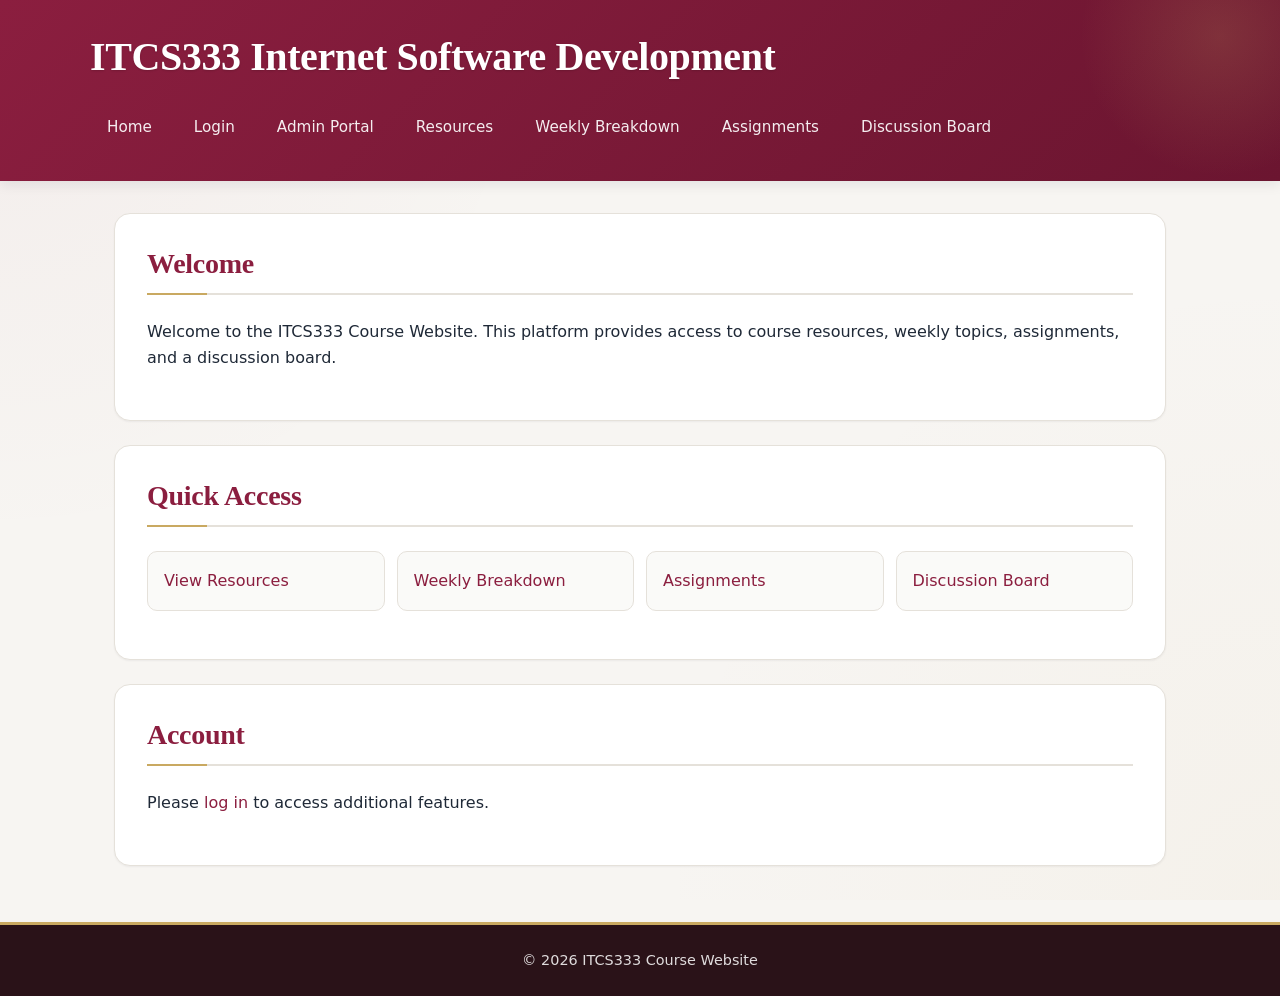
<file: index.html>
<!DOCTYPE html>
<html lang="en">
<head>
  <meta charset="UTF-8" />
  <meta name="viewport" content="width=device-width, initial-scale=1.0" />
  <link rel="stylesheet" href="src/common/styles.css">
  <title>ITCS333 Course Website</title>
</head>
<body>

  <header>
    <h1>ITCS333 Internet Software Development</h1>

    <nav>
      <a href="index.html">Home</a>
      <a href="src/auth/login.html">Login</a>
      <a href="src/admin/manage_users.html">Admin Portal</a>
      <a href="src/resources/list.html">Resources</a>
      <a href="src/weekly/list.html">Weekly Breakdown</a>
      <a href="src/assignments/list.html">Assignments</a>
      <a href="src/discussion/board.html">Discussion Board</a>
    </nav>
  </header>

  <main>
    <section>
      <h2>Welcome</h2>
      <p>
        Welcome to the ITCS333 Course Website. This platform provides access to
        course resources, weekly topics, assignments, and a discussion board.
      </p>
    </section>

    <section>
      <h2>Quick Access</h2>
      <ul>
        <li><a href="src/resources/list.html">View Resources</a></li>
        <li><a href="src/weekly/list.html">Weekly Breakdown</a></li>
        <li><a href="src/assignments/list.html">Assignments</a></li>
        <li><a href="src/discussion/board.html">Discussion Board</a></li>
      </ul>
    </section>

    <section>
      <h2>Account</h2>
      <p>
        Please <a href="src/auth/login.html">log in</a> to access additional features.
      </p>
    </section>
  </main>

  <footer>
    <p>© 2026 ITCS333 Course Website</p>
  </footer>

</body>
</html>
</file>
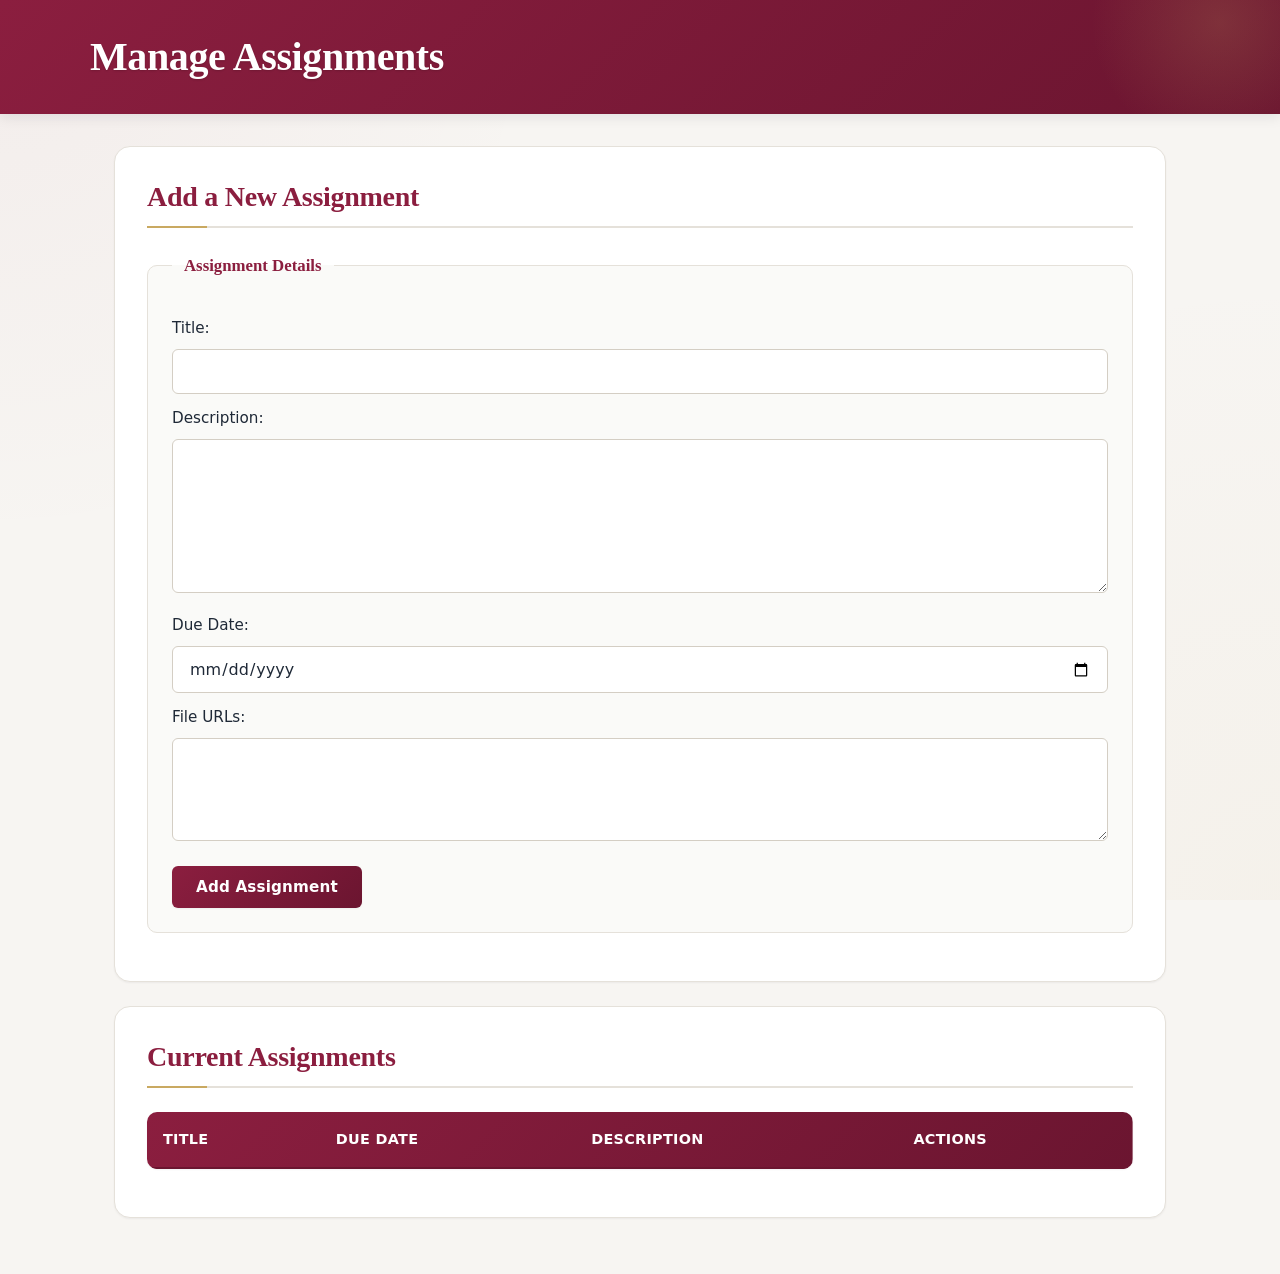
<file: src/assignments/admin.html>
<!--
  Requirement: Create the Admin View for Assignments

  Instructions:
  Fill in the HTML elements as described in the comments.
  This page allows the teacher (admin) to perform full CRUD operations
  on course assignments.
-->
<!DOCTYPE html>
<html lang="en">

<head>
     <!-- TODO: Add the <meta> tag for character encoding (UTF-8). -->
     <meta charset="UTF-8">

     <!-- TODO: Add the responsive viewport <meta> tag
         (width=device-width, initial-scale=1.0). -->
     <meta name="viewport" content="width=device-width, initial-scale=1.0">

     <!-- TODO: Add a <title>, e.g., "Manage Assignments". -->
     <title>Manage Assignments</title>

     <!-- TODO: Link to your CSS framework or stylesheet. -->
     <link rel="stylesheet" href="../common/styles.css">

     <!-- Required: link admin.js with defer. -->
     <script src="admin.js" defer></script>
</head>

<body>

     <!-- TODO: Create a <header> containing an <h1> "Manage Assignments". -->
     <header>
          <h1>Manage Assignments</h1>
     </header>

     <!-- TODO: Create the <main> content area. -->
     <main>

          <!-- ============================================================
             Section 1: Add / Edit Assignment Form
             ============================================================ -->
          <!-- TODO: Create a <section> for the form. -->
          <section>

               <!-- TODO: Add a sub-heading <h2> "Add a New Assignment". -->
               <h2>Add a New Assignment</h2>

               <!-- TODO: Create a <form id="assignment-form"> (action can be "#"). -->
               <form id="assignment-form" action="#">

                    <!-- TODO: Use a <fieldset> to group the form controls. -->
                    <fieldset>

                         <!-- TODO: Add a <legend>, e.g., "Assignment Details". -->
                         <legend>Assignment Details</legend>

                         <!-- TODO -->
                         <label for="assignment-title">Title:</label>
                         <input type="text" id="assignment-title" required>

                         <!-- TODO -->
                         <label for="assignment-description">Description:</label>
                         <textarea id="assignment-description" rows="5" required></textarea>

                         <!-- TODO -->
                         <label for="assignment-due-date">Due Date:</label>
                         <input type="date" id="assignment-due-date" required>

                         <!-- TODO -->
                         <label for="assignment-files">File URLs:</label>
                         <textarea id="assignment-files" rows="3"></textarea>

                         <!-- TODO -->
                         <button id="add-assignment" type="submit">Add Assignment</button>

                    </fieldset>

               </form>
               <!-- End of <form> -->

          </section>
          <!-- End of form <section> -->


          <!-- ============================================================
             Section 2: Existing Assignments Table
             ============================================================ -->
          <!-- TODO: Create a <section> to display the current list -->
          <section>

               <!-- TODO -->
               <h2>Current Assignments</h2>

               <!-- TODO -->
               <table id="assignments-table">

                    <!-- TODO -->
                    <thead>
                         <tr>
                              <th>Title</th>
                              <th>Due Date</th>
                              <th>Description</th>
                              <th>Actions</th>
                         </tr>
                    </thead>

                    <!-- TODO -->
                    <tbody id="assignments-tbody">
                         <!-- JS will insert rows here -->
                    </tbody>

               </table>
               <!-- End of <table> -->

          </section>
          <!-- End of list <section> -->

     </main>
     <!-- End of <main> -->

</body>

</html>
</file>
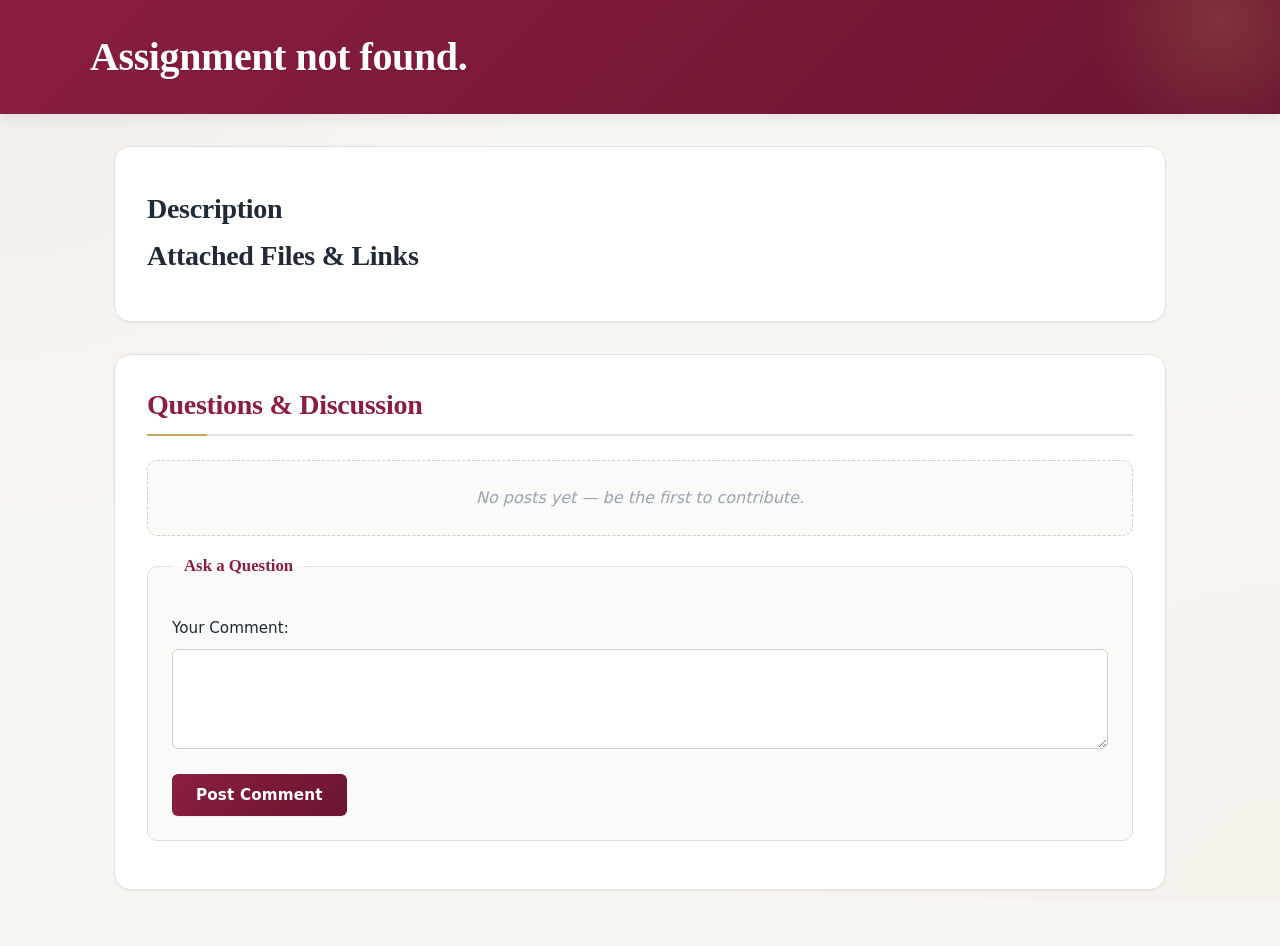
<file: src/assignments/details.html>
<!--
  Requirement: Create the Dedicated Page for a Single Assignment

  Instructions:
  This page displays the full details for one assignment and allows
  students to read and post discussion comments.
-->
<!DOCTYPE html>
<html lang="en">

<head>
     <!-- TODO: Add <meta> tags for charset (UTF-8) and viewport
         (width=device-width, initial-scale=1.0). -->
     <meta charset="UTF-8">
     <meta name="viewport" content="width=device-width, initial-scale=1.0">

     <!-- TODO: Add a <title>, e.g., "Assignment Details". -->
     <title>Assignment Details</title>

     <!-- TODO: Link to your CSS framework or stylesheet. -->
     <link rel="stylesheet" href="../common/styles.css">

     <!-- Required: link details.js with defer. -->
     <script src="details.js" defer></script>
</head>

<body>

     <!-- TODO: Create a <header>.
         Inside it, add an <h1 id="assignment-title">.
         details.js will set its textContent to the assignment's title.
         Leave it empty for now. -->
     <header>
          <h1 id="assignment-title"></h1>
     </header>

     <!-- TODO: Create the <main> content area. -->
     <main>

          <!-- ============================================================
             Section 1: Assignment Information
             ============================================================ -->
          <!-- TODO: Use an <article> to display the main assignment
             information. -->
          <article>

               <!-- TODO: Add a <p id="assignment-due-date">.
                 details.js will set it to "Due: YYYY-MM-DD"
                 using the due_date column from the assignments table. -->
               <p id="assignment-due-date"></p>

               <!-- TODO: Add a <h2> "Description". -->
               <h2>Description</h2>

               <!-- TODO: Add a <p id="assignment-description">.
                 details.js will set its textContent to the assignment's
                 description from the assignments table. -->
               <p id="assignment-description"></p>

               <!-- TODO: Add a <h2> "Attached Files &amp; Links". -->
               <h2>Attached Files &amp; Links</h2>

               <!-- TODO: Add a <ul id="assignment-files-list">.
                 details.js will populate this list from the files column
                 in the assignments table. That column is a JSON-encoded
                 array of URL strings. Each URL becomes a
                 <li><a href="{url}">{url}</a></li> item.
                 Leave the list empty here. -->
               <ul id="assignment-files-list"></ul>

          </article>
          <!-- End of <article> -->


          <!-- ============================================================
             Section 2: Discussion Forum
             ============================================================ -->
          <!-- TODO: Create a <section id="discussion-forum">. -->
          <section id="discussion-forum">

               <!-- TODO: Add a <h2> "Questions &amp; Discussion". -->
               <h2>Questions &amp; Discussion</h2>

               <!-- Subsection 2.1: Existing Comments -->
               <!-- TODO: Add a <div id="comment-list">.
                 details.js will inject one <article> per comment here.
                 Each comment article follows this structure:

                 <article>
                     <p>Comment text goes here.</p>
                     <footer>Posted by: Author Name</footer>
                 </article>

                 Comments come from the comments_assignment table
                 (columns: id, assignment_id, author, text, created_at).
                 Leave the div empty here. -->
               <div id="comment-list"></div>

               <!-- Subsection 2.2: Add a Comment Form -->
               <!-- TODO: Create a <form id="comment-form"> (action="#").
                 The id is required by details.js. -->
               <form id="comment-form" action="#">

                    <!-- TODO: Use a <fieldset> to group the controls. -->
                    <fieldset>

                         <!-- TODO: Add a <legend>, e.g., "Ask a Question". -->
                         <legend>Ask a Question</legend>

                         <!-- TODO: Add a <label> and <textarea> for the comment.
                         - label for="new-comment"
                         - textarea id="new-comment", required
                         - The id must be exactly "new-comment" as
                           details.js reads this element by that id. -->
                         <label for="new-comment">Your Comment:</label>
                         <textarea id="new-comment" required></textarea>

                         <!-- TODO: Add a submit <button>.
                         - type="submit"
                         - Text: "Post Comment" -->
                         <button type="submit">Post Comment</button>

                    </fieldset>
                    <!-- End of <fieldset> -->

               </form>
               <!-- End of <form> -->

          </section>
          <!-- End of <section#discussion-forum> -->

     </main>
     <!-- End of <main> -->
</body>

</html>
</file>
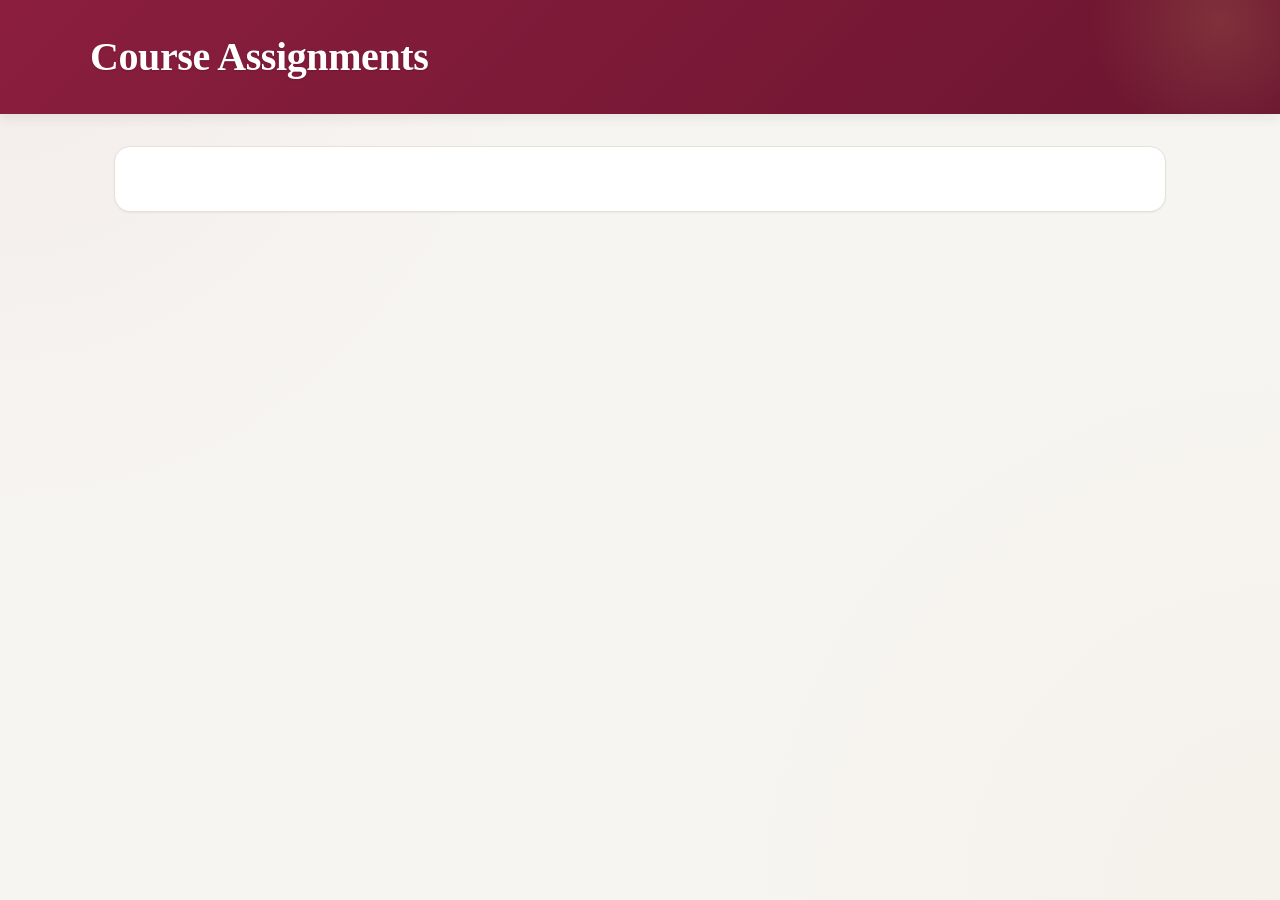
<file: src/assignments/list.html>
<!--
  Requirement: Create the Student View for Assignments

  Instructions:
  This page is a read-only view for students to see all course assignments.
  Each assignment should link to its dedicated detail page.
-->
<!DOCTYPE html>
<html lang="en">

<head>
    <!-- TODO: Add <meta> tags for charset (UTF-8) and viewport
         (width=device-width, initial-scale=1.0). -->
    <meta charset="UTF-8">
    <meta name="viewport" content="width=device-width, initial-scale=1.0">

    <!-- TODO: Add a <title>, e.g., "Course Assignments". -->
    <title>Course Assignments</title>

    <!-- TODO: Link to your CSS framework or stylesheet. -->
    <link rel="stylesheet" href="../common/styles.css">

    <!-- Required: link list.js with defer so the DOM is ready before the
         script runs. -->
    <script src="list.js" defer></script>
</head>

<body>

    <!-- TODO: Create a <header> containing an <h1> "Course Assignments". -->
    <header>
        <h1>Course Assignments</h1>
    </header>

    <!-- TODO: Create the <main> content area. -->
    <main>

        <!-- TODO: Create a <section id="assignment-list-section"> to contain
             the list of assignment articles.
             The id is required by list.js. -->
        <section id="assignment-list-section"></section>
        <!-- End of #assignment-list-section -->

    </main>
    <!-- End of <main> -->

</body>

</html>
</file>
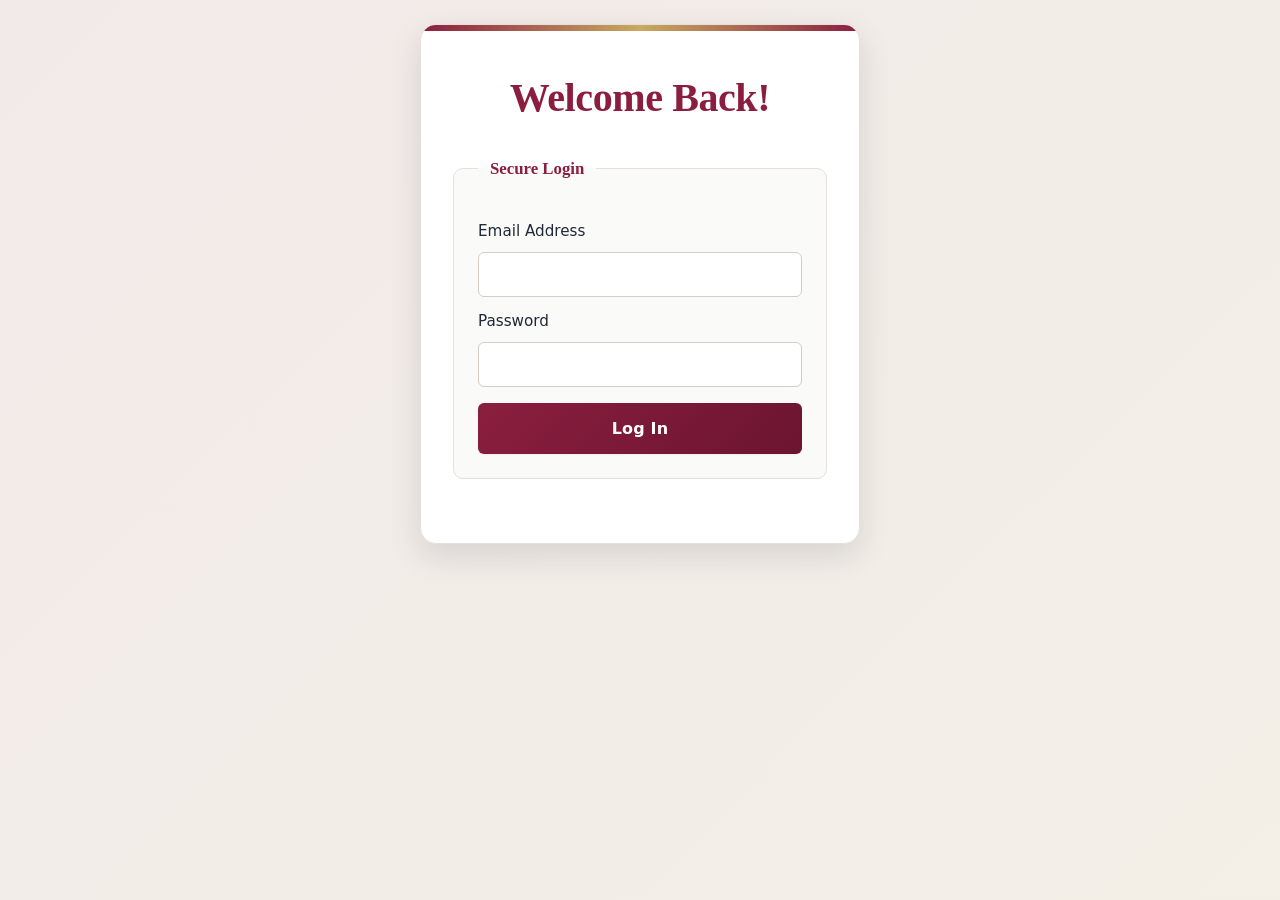
<file: src/auth/login.html>
<!--
  Requirement: Create a Responsive Login Page

  Instructions:
  Fill in the HTML elements as described in the comments.
  Use the provided IDs for the elements that require them.
  You are encouraged to use a CSS framework for styling, as hinted in the comments,
  but you can also use your own stylesheet.
-->
<!DOCTYPE html>
<html lang="en">
<head>
    <!-- TODO: Add the 'meta' tag to specify the character encoding for the document to be UTF-8. -->
     <meta charset="UTF-8" />

    <!-- TODO: Add the 'meta' tag that makes the page responsive.
         The 'name' should be 'viewport' and the 'content' should set the 'width' to 'device-width'
         and the 'initial-scale' to '1.0'. -->
         <meta name="viewport" content="width=device-width, initial-scale=1.0" />

    <!-- TODO: Add a 'title' for the page. It should be "Login". -->
     <title>Login</title>

    <!-- TODO: Link to a CSS file or a CSS framework like PicoCSS or Bootstrap to style the page. You can use a CDN link. -->
     <link rel="stylesheet" href="../common/styles.css" />

</head>
<body style="min-height: 100vh; display: flex; justify-content: center; align-items: center; margin: 0;">

    <!-- This will be the main content area of the page. -->
    <!-- TODO: Use the 'main' element to contain the login form, as it represents the primary content of the document. -->
    <main>

        <!-- This 'section' groups the related content of the login form. -->
        <!-- TODO: Create a 'section' element to act as the login card. -->
         <section>

            <!-- The heading of the login form -->
            <!-- TODO: Add a heading element (e.g., 'h1' or 'h2') for the form's title. The text should be "Welcome Back!". -->
            <h1>Welcome Back!</h1>


            <!-- The form element will wrap all the inputs. -->
            <!-- TODO: Create a 'form' element. Give it an 'id' of "login-form". The 'action' can be '#' for now. -->
            <form id="login-form" action="#">

                <!-- TODO: Use a 'fieldset' to group all the related controls for the login form. -->
                <fieldset>
                
                    <!-- TODO: Add a 'legend' to caption the fieldset. e.g., "Secure Login". This improves accessibility. -->
                    <legend>Secure Login</legend>

                    <!-- TODO: Add a 'label' for the email input field.
                         The 'for' attribute should be "email".
                         The text should be "Email Address". -->
                        <label for="email">Email Address</label>


                    <!-- TODO: Add an 'input' field for the email.
                         - The type should be "email".
                         - The id must be "email".
                         - It should be a required field. -->
                        <input type="email" id="email" required />


                    <!-- TODO: Add a 'label' for the password input field.
                         The 'for' attribute should be "password".
                         The text should be "Password". -->
                        <label for="password">Password</label>


                    <!-- TODO: Add an 'input' field for the password.
                         - The type should be "password".
                         - The id must be "password".
                         - It should be a required field.
                         - For validation, add a 'minlength' attribute (e.g., minlength="8"). -->
                        <input type="password" id="password" required minlength="8" />
                

                    <!-- This is the form submission button. -->
                    <!-- TODO: Add a 'button' to submit the form, inside the fieldset.
                         - The type should be "submit".
                         - The id must be "login".
                         - The text should be "Log In". -->
                        <button type="submit" id="login">Log In</button>
                
                <!-- End of the fieldset. -->
                </fieldset>

                <!-- TODO: Add a <div> element here with id="message-container".
                     This will be used by login.js to display success or error messages.
                     Example: <div id="message-container"></div> -->
                    <div id="message-container"></div>

            <!-- End of the form element. -->
            </form>

    
        <!-- End of the login section. -->
        </section>

    <!-- End of the main content area. -->
    </main>

    <!-- TODO: Link the login.js script here using a <script> tag with the 'defer' attribute.
         Example: <script src="login.js" defer></script> -->
    <script src="login.js" defer></script>

</body>
</html>
</file>
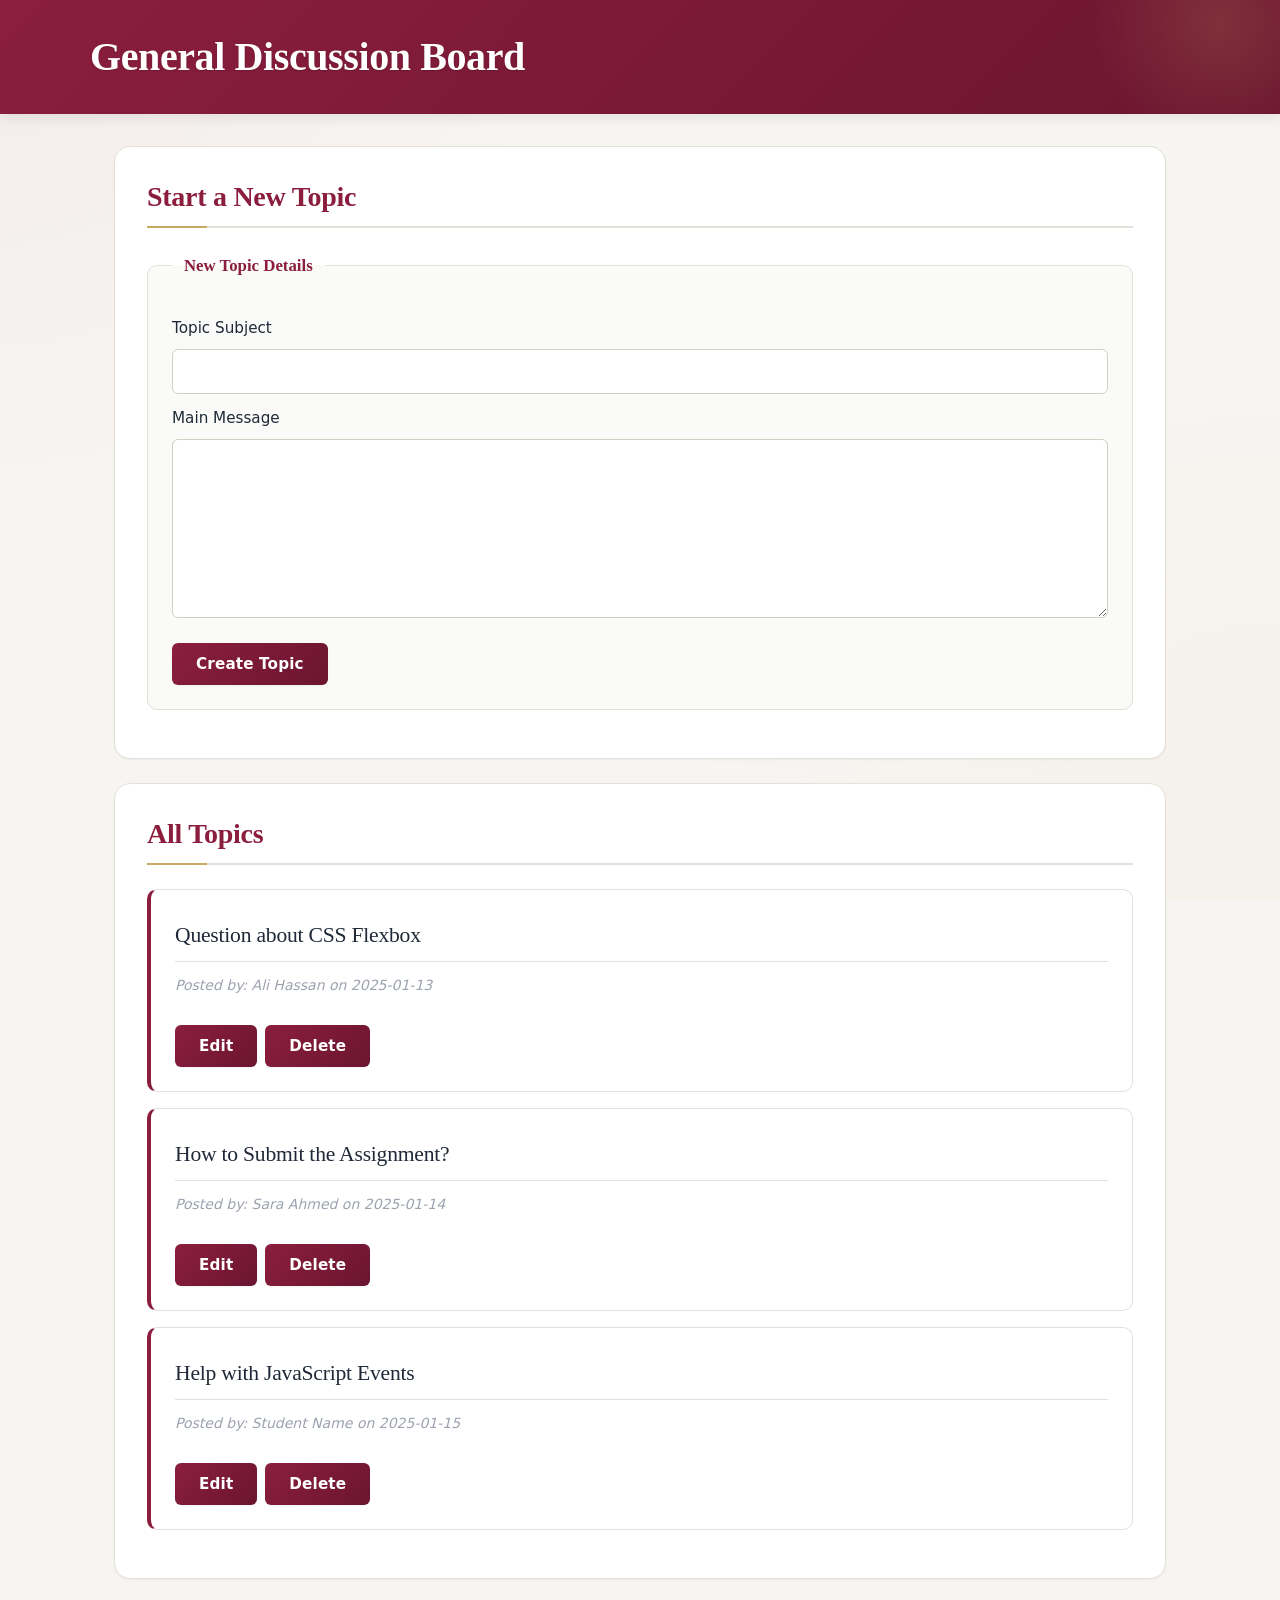
<file: src/discussion/baord.html>
<!--
  Requirement: Create the General Discussion Board

  Instructions:
  This page will list all discussion topics and include a form to create a new one.
-->
<!DOCTYPE html>
<html lang="en">
<head>
    <!-- TODO: Add the 'meta' tag for character encoding (UTF-8). -->
    <meta charset="UTF-8">
    
    <!-- TODO: Add the responsive 'viewport' meta tag. -->
    <meta name="viewport" content="width=device-width, initial-scale=1.0">

    <!-- TODO: Add a title, e.g., "Discussion Board". -->
    <title>Discussion Board</title>

    <!-- TODO: Link to your CSS framework or stylesheet. -->
    <link rel="stylesheet" href="../common/styles.css">
</head>
<body>

    <!-- TODO: Create a 'header' with a main heading ('h1') "General Discussion Board". -->
    <header>
        <h1>General Discussion Board</h1>
    </header>

    <!-- TODO: Create the 'main' content area. -->
    <main>

        <!-- Section 1: Create a New Topic -->
        <!-- TODO: Create a 'section' for the "new topic" form. -->
        <section>
            <!-- TODO: Add a sub-heading ('h2') "Start a New Topic". -->
            <h2>Start a New Topic</h2>

            <!-- TODO: Create a 'form' with an id "new-topic-form". Action can be '#'. -->
            <form id="new-topic-form" action="#">
                <!-- TODO: Use a 'fieldset' to group the form controls. -->
                <fieldset>
                    <!-- TODO: Add a 'legend', e.g., "New Topic Details". -->
                    <legend>New Topic Details</legend>

                    <!-- TODO: Add a 'label' and 'input' for the topic subject.
                         - label 'for': "topic-subject"
                         - input 'id': "topic-subject", type="text", required -->
                    <label for="topic-subject">Topic Subject</label>
                    <input id="topic-subject" type="text" required>

                    <!-- TODO: Add a 'label' and 'textarea' for the main message.
                         - label 'for': "topic-message"
                         - textarea 'id': "topic-message", rows="6", required -->
                    <label for="topic-message">Main Message</label>
                    <textarea id="topic-message" rows="6" required></textarea>

                    <!-- TODO: Add a 'button' to submit the form.
                         - id="create-topic", type="submit", Text: "Create Topic" -->
                    <button id="create-topic" type="submit">Create Topic</button>
                <!-- End of fieldset. -->
                </fieldset>
            <!-- End of form. -->
            </form>
        <!-- End of form section. -->
        </section>


        <!-- Section 2: Existing Topics -->
        <!-- TODO: Create a 'section' to display the list of current topics. -->
        <section>
            <!-- TODO: Add a sub-heading ('h2') "All Topics". -->
            <h2>All Topics</h2>
            
            <!-- TODO: Add a container (like a 'div') to hold the list of topics. -->
            <div>
                <!-- TODO: Add 2-3 dummy topics using the structure below. -->

                <!-- Example Topic 1: -->
                <!-- TODO: Use an 'article' for each topic. -->
                <article>
                    <!-- TODO: Add a heading ('h3') containing an anchor tag ('a') linking to the detail page.
                         - The link's 'href' can be "topic-detail.html" for now.
                         - The link text should be a dummy topic title, e.g., "Question about CSS Flexbox". -->
                    <h3>
                        <a href="topic-detail.html">Question about CSS Flexbox</a>
                    </h3>
                    
                    <!-- TODO: Use a 'footer' element for metadata. -->
                    <footer>
                        <!-- TODO: Add text like "Posted by: Student Name on YYYY-MM-DD". -->
                        Posted by: Ali Hassan on 2025-01-13
                    <!-- End of footer. -->
                    </footer>

                    <!-- TODO: Add a container (e.g., a 'div') for action buttons. -->
                    <div>
                        <!-- TODO: Add an "Edit" button/link. -->
                        <button type="button">Edit</button>
                        <!-- TODO: Add a "Delete" button/link. -->
                        <button type="button">Delete</button>
                        <!-- NOTE: For the exercise, you can add these for all topics. In a real app,
                             these buttons would only be visible to the topic's author or the admin. -->
                    <!-- End of actions container. -->
                    </div>
                <!-- End of article. -->
                </article>

                <article>
                    <h3>
                        <a href="topic-detail.html">How to Submit the Assignment?</a>
                    </h3>
                    <footer>
                        Posted by: Sara Ahmed on 2025-01-14
                    </footer>
                    <div>
                        <button type="button">Edit</button>
                        <button type="button">Delete</button>
                    </div>
                </article>

                <article>
                    <h3>
                        <a href="topic-detail.html">Help with JavaScript Events</a>
                    </h3>
                    <footer>
                        Posted by: Student Name on 2025-01-15
                    </footer>
                    <div>
                        <button type="button">Edit</button>
                        <button type="button">Delete</button>
                    </div>
                </article>
            
            <!-- End of topics container. -->
            </div>
        <!-- End of list section. -->
        </section>

    <!-- End of main. -->
    </main>
</body>
</html>
</file>
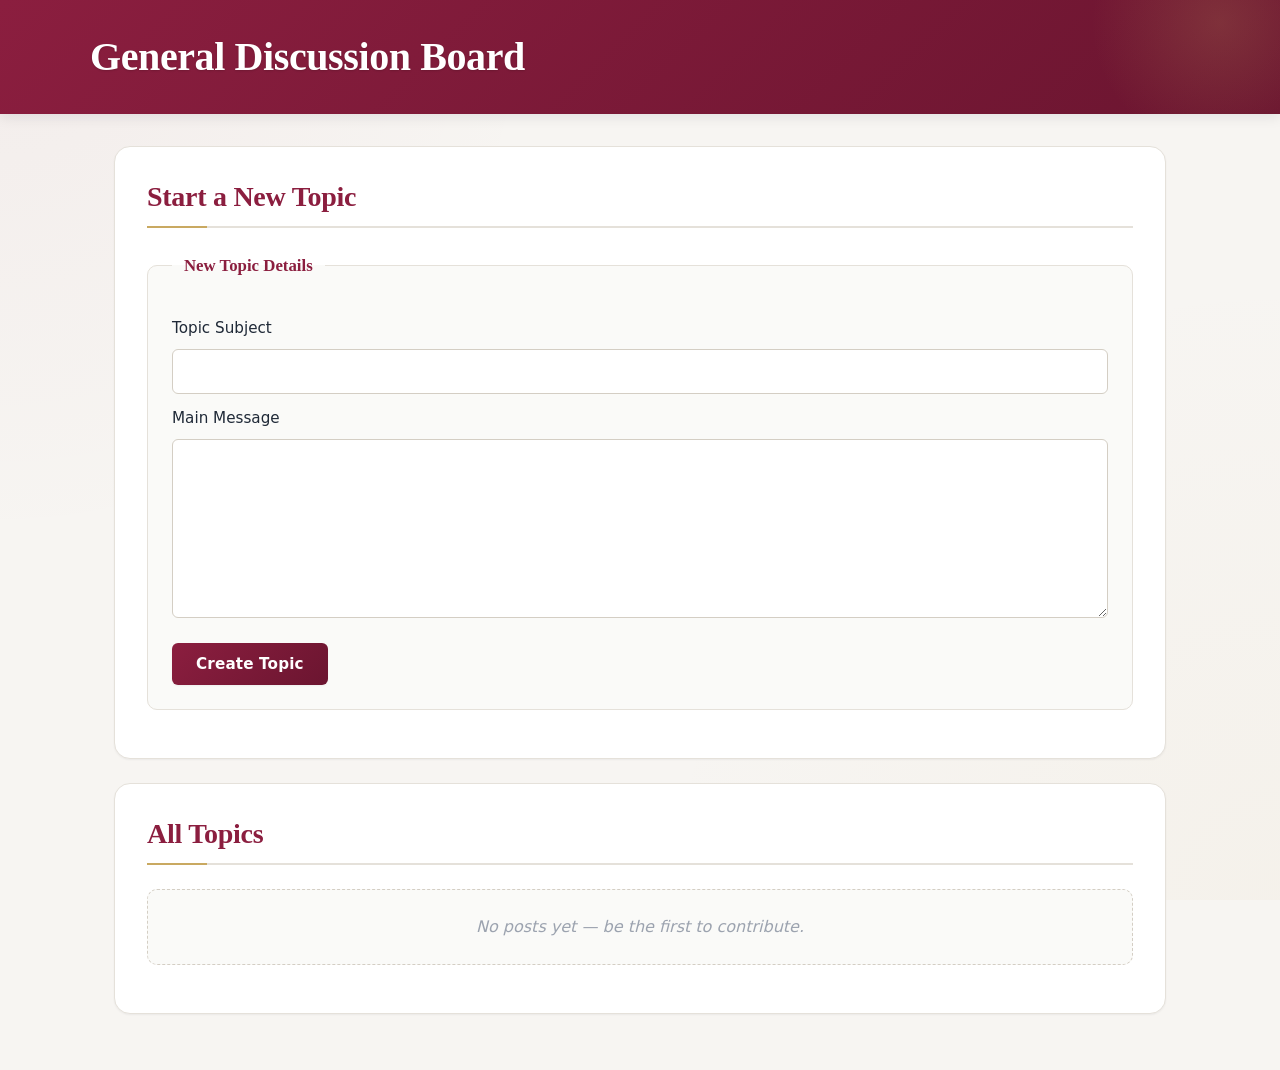
<file: src/discussion/board.html>
<!--
  Requirement: Create the General Discussion Board

  Instructions:
  This page lists all discussion topics and includes a form to create a new one.
-->
<!DOCTYPE html>
<html lang="en">
<head>
    <!-- TODO: Add the <meta> tag for character encoding (UTF-8). -->
    <meta charset="UTF-8">

    <!-- TODO: Add the responsive viewport <meta> tag
         (width=device-width, initial-scale=1.0). -->
    <meta name="viewport" content="width=device-width, initial-scale=1.0">

    <!-- TODO: Add a <title>, e.g., "Discussion Board". -->
    <title>Discussion Board</title>

    <!-- TODO: Link to your CSS framework or stylesheet. -->
    <link rel="stylesheet" href="../common/styles.css">

    <!-- Required: link board.js with defer so the DOM is ready before the
         script runs. -->
    <script src="board.js" defer></script>
</head>
<body>

    <!-- TODO: Create a <header> containing an <h1>
         "General Discussion Board". -->
    <header>
        <h1>General Discussion Board</h1>
    </header>

    <!-- TODO: Create the <main> content area. -->
    <main>

        <!-- ============================================================
             Section 1: Create a New Topic
             ============================================================ -->
        <!-- TODO: Create a <section> for the new-topic form. -->
        <section>

            <!-- TODO: Add a sub-heading <h2> "Start a New Topic". -->
            <h2>Start a New Topic</h2>

            <!-- TODO: Create a <form id="new-topic-form"> (action can be "#").
                 The id is required by board.js. -->
            <form id="new-topic-form" action="#">

                <!-- TODO: Use a <fieldset> to group the form controls. -->
                <fieldset>
                    <!-- TODO: Add a <legend>, e.g., "New Topic Details". -->
                    <legend>New Topic Details</legend>

                    <!-- TODO: Add a <label> and <input> for the topic subject.
                         - label for="topic-subject"
                         - input id="topic-subject", type="text", required -->
                    <label for="topic-subject">Topic Subject</label>
                    <input id="topic-subject" type="text" required>

                    <!-- TODO: Add a <label> and <textarea> for the main message.
                         - label for="topic-message"
                         - textarea id="topic-message", rows="6", required -->
                    <label for="topic-message">Main Message</label>
                    <textarea id="topic-message" rows="6" required></textarea>

                    <!-- TODO: Add a submit <button>.
                         - id="create-topic", type="submit"
                         - Text: "Create Topic" -->
                    <button id="create-topic" type="submit">Create Topic</button>
                <!-- End of <fieldset> -->
                </fieldset>
            <!-- End of <form> -->
            </form>
        <!-- End of form <section> -->
        </section>


        <!-- ============================================================
             Section 2: Existing Topics
             ============================================================ -->
        <!-- TODO: Create a <section> to display the list of current topics. -->
        <section>

            <!-- TODO: Add a sub-heading <h2> "All Topics". -->
            <h2>All Topics</h2>

            <!-- TODO: Create a <div id="topic-list-container"> to hold the
                 list of topic articles.
                 The id is required by board.js. -->
            <div id="topic-list-container"></div>

                <!-- board.js will inject one <article> per topic here.
                     Each article follows the structure below. -->

                <!-- Example Topic Article Structure (do NOT hardcode real
                     data; board.js fetches it from the API):

                <article>
                    <h3>
                        <a href="topic.html?id=1">Welcome to Web Development!</a>
                    </h3>
                    <footer>Posted by: Course Admin on 2025-01-13</footer>
                    <div>
                        <button class="edit-btn"   data-id="1">Edit</button>
                        <button class="delete-btn" data-id="1">Delete</button>
                    </div>
                </article>

                Note: the href MUST be "topic.html?id=<id>" so that
                topic.js can read the id from the URL query string.
                The data-id attribute holds the integer id from the
                topics table (primary key). -->

            <!-- End of #topic-list-container -->
        <!-- End of list <section> -->
        </section>

    <!-- End of <main> -->
    </main>
</body>
</html>
</file>
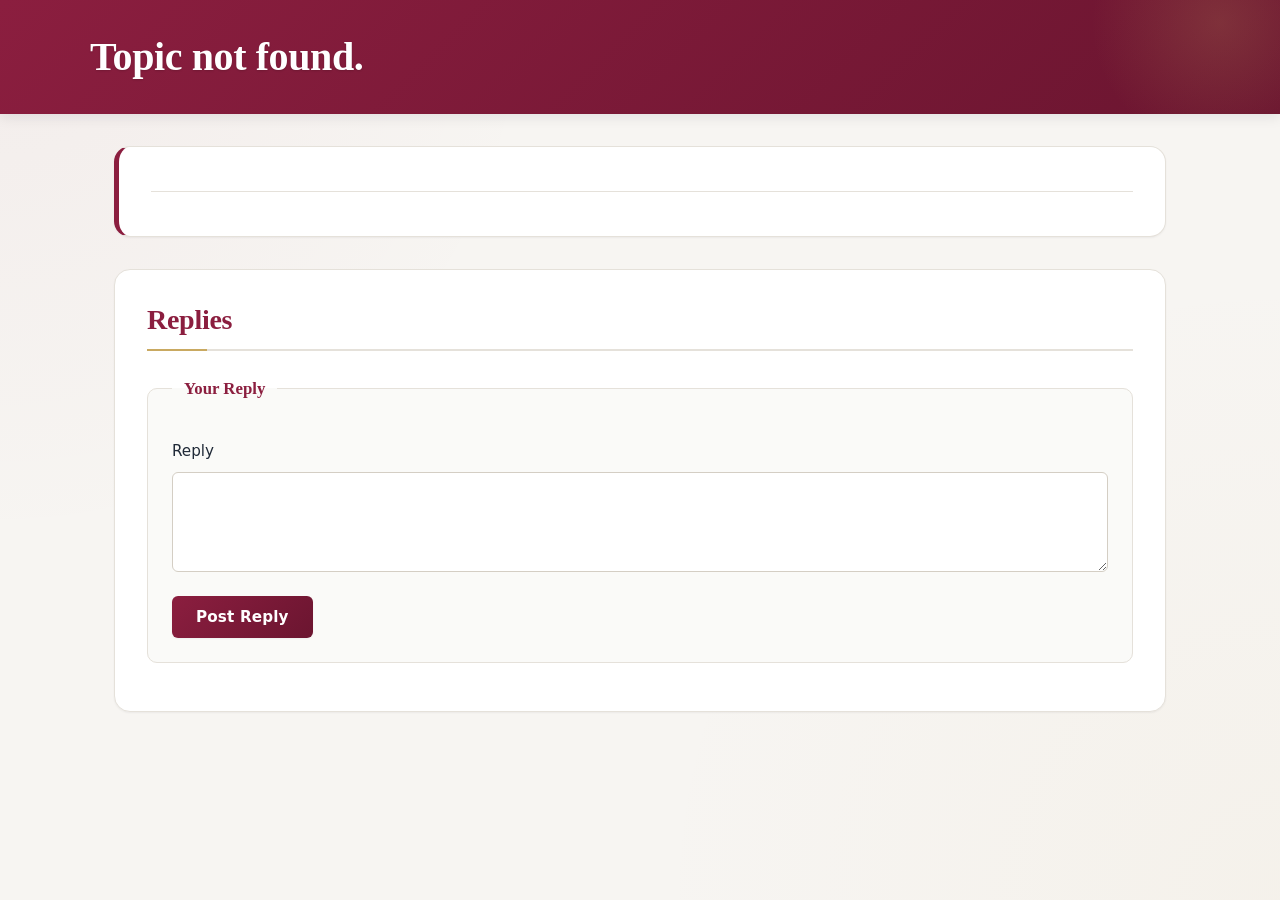
<file: src/discussion/topic.html>
<!--
  Requirement: Create the Page for a Single Discussion Topic

  Instructions:
  This page displays the original post of a topic, all its replies,
  and a form to add a new reply.
-->
<!DOCTYPE html>
<html lang="en">
<head>
    <!-- TODO: Add <meta> tags for charset (UTF-8) and viewport
         (width=device-width, initial-scale=1.0). -->
    <meta charset="UTF-8">
    <meta name="viewport" content="width=device-width, initial-scale=1.0">

    <!-- TODO: Add a <title>, e.g., "Topic Details". -->
    <title>Topic Details</title>

    <!-- TODO: Link to your CSS framework or stylesheet. -->
    <link rel="stylesheet" href="../common/styles.css">

    <!-- Required: link topic.js with defer. -->
    <script src="topic.js" defer></script>
</head>
<body>

    <!-- TODO: Create a <header>.
         Inside it, add an <h1 id="topic-subject">.
         topic.js will set its textContent to the topic's subject.
         Leave it empty for now. -->
    <header>
        <h1 id="topic-subject"></h1>
    </header>

    <!-- TODO: Create the <main> content area. -->
    <main>

        <!-- ============================================================
             Section 1: Original Post
             ============================================================ -->
        <!-- TODO: Use an <article id="original-post"> to display the
             main topic post. -->
        <article id="original-post">

            <!-- TODO: Add a <p id="op-message">.
                 topic.js will set its textContent to the topic's message. -->
            <p id="op-message"></p>

            <!-- TODO: Add a <footer id="op-footer">.
                 topic.js will set its textContent to
                 "Posted by: {author} on {created_at}". -->
            <footer id="op-footer"></footer>

            <!-- TODO: Add a <div> for action buttons.
                 topic.js will inject an Edit button and a Delete button here.
                 The Delete button must have class="delete-btn"
                 and data-id="{id}" so topic.js can handle it.
                 NOTE: In a real app these buttons would only be visible
                 to the topic's author or the admin. -->
            <div></div>

        <!-- End of <article#original-post> -->
        </article>


        <!-- ============================================================
             Section 2: Replies
             ============================================================ -->
        <!-- TODO: Create a <section id="replies-section">. -->
        <section id="replies-section">

            <!-- TODO: Add a sub-heading <h2> "Replies". -->
            <h2>Replies</h2>

            <!-- TODO: Create a <div id="reply-list-container"> to hold the
                 list of reply articles.
                 The id is required by topic.js. -->
            <div id="reply-list-container">

                <!-- topic.js will inject one <article> per reply here.
                     Each article follows the structure below. -->

                <!-- Example Reply Article Structure (do NOT hardcode real
                     data; topic.js fetches it from the API):

                <article>
                    <p>Have you tried using justify-content: space-between?</p>
                    <footer>Posted by: Ali Hassan on 2025-01-14</footer>
                    <div>
                        <button class="delete-reply-btn" data-id="1">Delete</button>
                    </div>
                </article>

                The data-id holds the integer id from the replies table
                (primary key). -->

            <!-- End of #reply-list-container -->
            </div>

            <!-- ============================================================
                 Section 3: Add a Reply Form
                 ============================================================ -->
            <!-- TODO: Create a <form id="reply-form"> (action="#").
                 The id is required by topic.js. -->
             <form id="reply-form" action="#">

                <!-- TODO: Use a <fieldset> to group the controls. -->
                <fieldset>
                    <!-- TODO: Add a <legend>, e.g., "Your Reply". -->
                    <legend>Your Reply</legend>

                    <!-- TODO: Add a <label> and <textarea> for the reply.
                         - label for="new-reply"
                         - textarea id="new-reply", required
                         - The id must be exactly "new-reply" as topic.js
                           reads this element by that id. -->
                    <label for="new-reply">Reply</label>
                    <textarea id="new-reply" required></textarea>

                    <!-- TODO: Add a submit <button>.
                         - type="submit"
                         - Text: "Post Reply" -->
                     <button type="submit">Post Reply</button>
                <!-- End of <fieldset> -->
                </fieldset>
            <!-- End of <form> -->
            </form>

        <!-- End of <section#replies-section> -->
        </section>

    <!-- End of <main> -->
    </main>
</body>
</html>
</file>
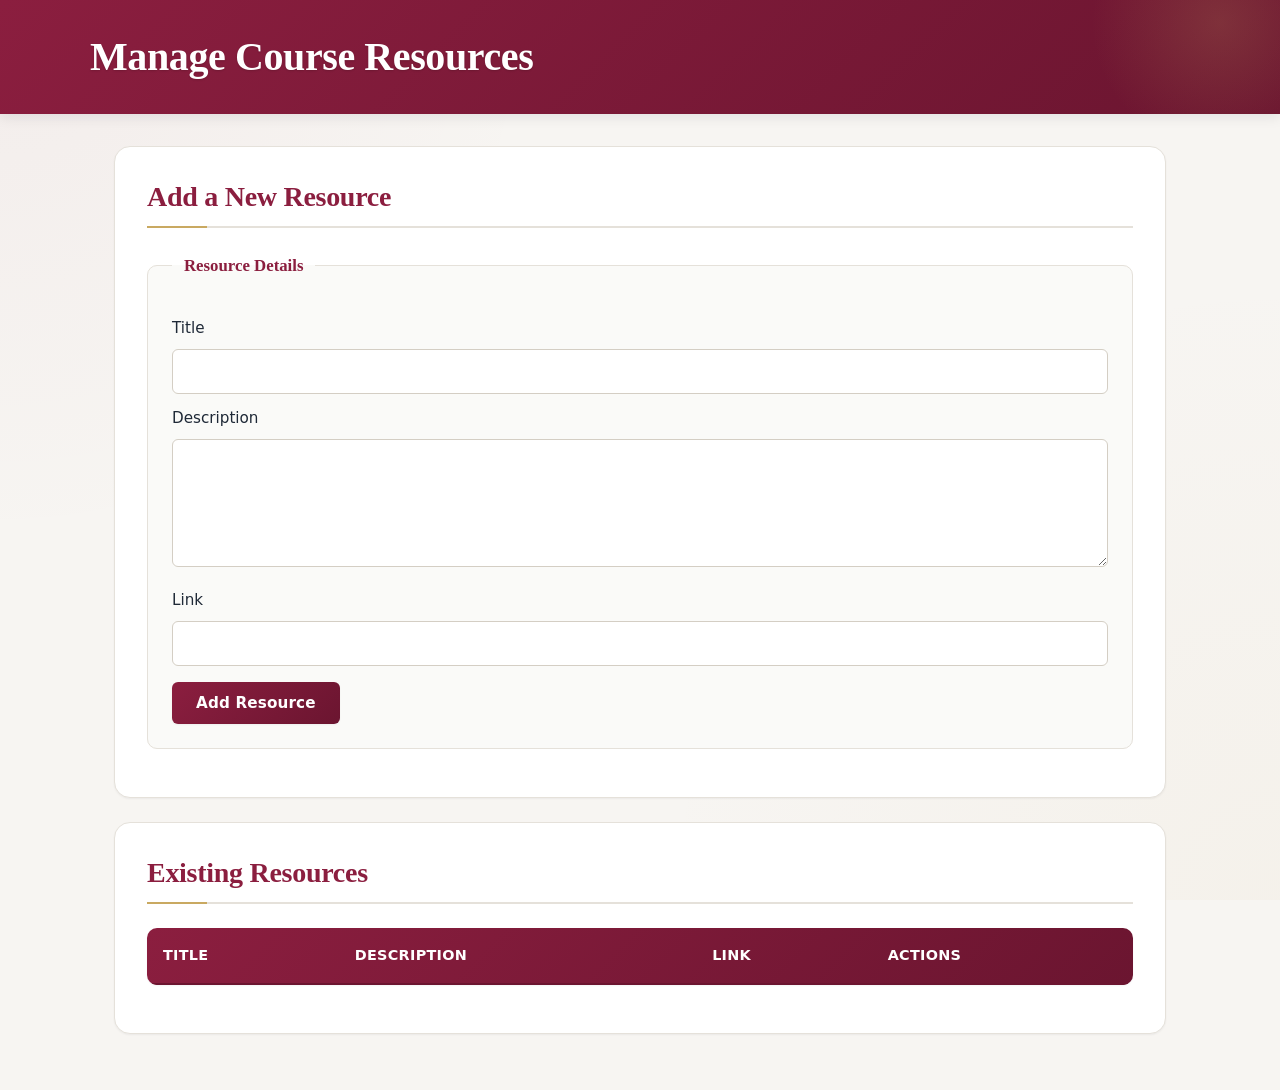
<file: src/resources/admin.html>
<!--
  Requirement: Create the Admin View for Course Resources

  Instructions:
  Fill in the HTML elements as described in the comments.
  This page allows the teacher (admin) to perform full CRUD operations on course resources.
-->
<!DOCTYPE html>
<html lang="en">
<head>
    <!-- TODO: Add the 'meta' tag for character encoding (UTF-8). -->
     
    
    <!-- TODO: Add the responsive 'viewport' meta tag.
         The 'name' should be 'viewport' and the 'content' should set the 'width' to 'device-width'
         and the 'initial-scale' to '1.0'. -->

    <!-- TODO: Add a title, e.g., "Manage Resources". -->

    <!-- TODO: Link to your CSS framework or stylesheet. -->

    <!-- TODO: Link this script file:
         <script src="admin.js" defer></script> -->
    <meta charset="UTF-8">
    <meta name="viewport" content="width=device-width, initial-scale=1.0">
    <title>Manage Resources</title>
    <link rel="stylesheet" href="../common/styles.css">
    <script src="admin.js" defer></script>
</head>
<body>

    <!-- TODO: Create a 'header' with a main heading ('h1') "Manage Course Resources". -->

    <!-- TODO: Create the 'main' content area. -->

        <!-- Section 1: Add/Edit Resource Form -->
        <!-- TODO: Create a 'section' for the form. -->
            <!-- TODO: Add a sub-heading ('h2') "Add a New Resource". -->

            <!-- TODO: Create a 'form' with id="resource-form". Action can be '#'.
                 This id is required by admin.js. -->
                <!-- TODO: Use a 'fieldset' to group the form controls. -->
                    <!-- TODO: Add a 'legend', e.g., "Resource Details". -->

                    <!-- TODO: Add a 'label' and 'input' for the resource title.
                         - label 'for': "resource-title"
                         - input 'id': "resource-title", type="text", required -->

                    <!-- TODO: Add a 'label' and 'textarea' for the resource description.
                         - label 'for': "resource-description"
                         - textarea 'id': "resource-description" -->
                    
                    <!-- TODO: Add a 'label' and 'input' for the resource link.
                         - label 'for': "resource-link"
                         - input 'id': "resource-link", type="url", required -->

                    <!-- TODO: Add a 'button' to submit the form.
                         - id="add-resource", type="submit", Text: "Add Resource" -->
                <!-- End of fieldset. -->
            <!-- End of form. -->
        <!-- End of form section. -->


        <!-- Section 2: Existing Resources List -->
        <!-- TODO: Create a 'section' to display the list of current resources. -->
            <!-- TODO: Add a sub-heading ('h2') "Existing Resources". -->

            <!-- TODO: Create a 'table' with id="resources-table". -->
                <!-- TODO: Create a 'thead' and a 'tr' inside it. -->
                    <!-- TODO: Add 'th' elements for "Title", "Description", "Link", and "Actions". -->
                
                <!-- TODO: Create a 'tbody' with id="resources-tbody".
                     This id is required by admin.js.
                     Rows will be injected here dynamically by admin.js. -->

                    <!-- Each row follows this structure: -->
                    <!-- TODO: Create a 'tr' for each resource. -->
                        <!-- TODO: Add a 'td' for the title. -->
                        <!-- TODO: Add a 'td' for the description. -->
                        <!-- TODO: Add a 'td' for the link. -->

                        <!-- TODO: Add a 'td' containing the action buttons. -->
                            <!-- TODO: Add an "Edit" button with class="edit-btn"
                                 and data-id set to the resource's id. -->
                            <!-- TODO: Add a "Delete" button with class="delete-btn"
                                 and data-id set to the resource's id. -->
                        <!-- End of actions 'td'. -->
                    <!-- End of the row. -->

                <!-- End of tbody. -->
            <!-- End of table. -->
        <!-- End of resources list section. -->

    <!-- End of main. -->
    <header>
        <h1>Manage Course Resources</h1>
    </header>

    <main>
        <section>
            <h2>Add a New Resource</h2>
            <form id="resource-form" action="#">
                <fieldset>
                    <legend>Resource Details</legend>

                    <label for="resource-title">Title</label>
                    <input id="resource-title" type="text" required>

                    <label for="resource-description">Description</label>
                    <textarea id="resource-description" rows="4"></textarea>
                    
                    <label for="resource-link">Link</label>
                    <input id="resource-link" type="url" required>

                    <button id="add-resource" type="submit">Add Resource</button>
                </fieldset>
            </form>
        </section>

        <section>
            <h2>Existing Resources</h2>
            <table id="resources-table">
                <thead>
                    <tr>
                        <th>Title</th>
                        <th>Description</th>
                        <th>Link</th>
                        <th>Actions</th>
                    </tr>
                </thead>
                <tbody id="resources-tbody">
                    <!-- Dynamic rows will be injected by admin.js -->
                </tbody>
            </table>
        </section>
    </main>
</body>
</html>
</file>
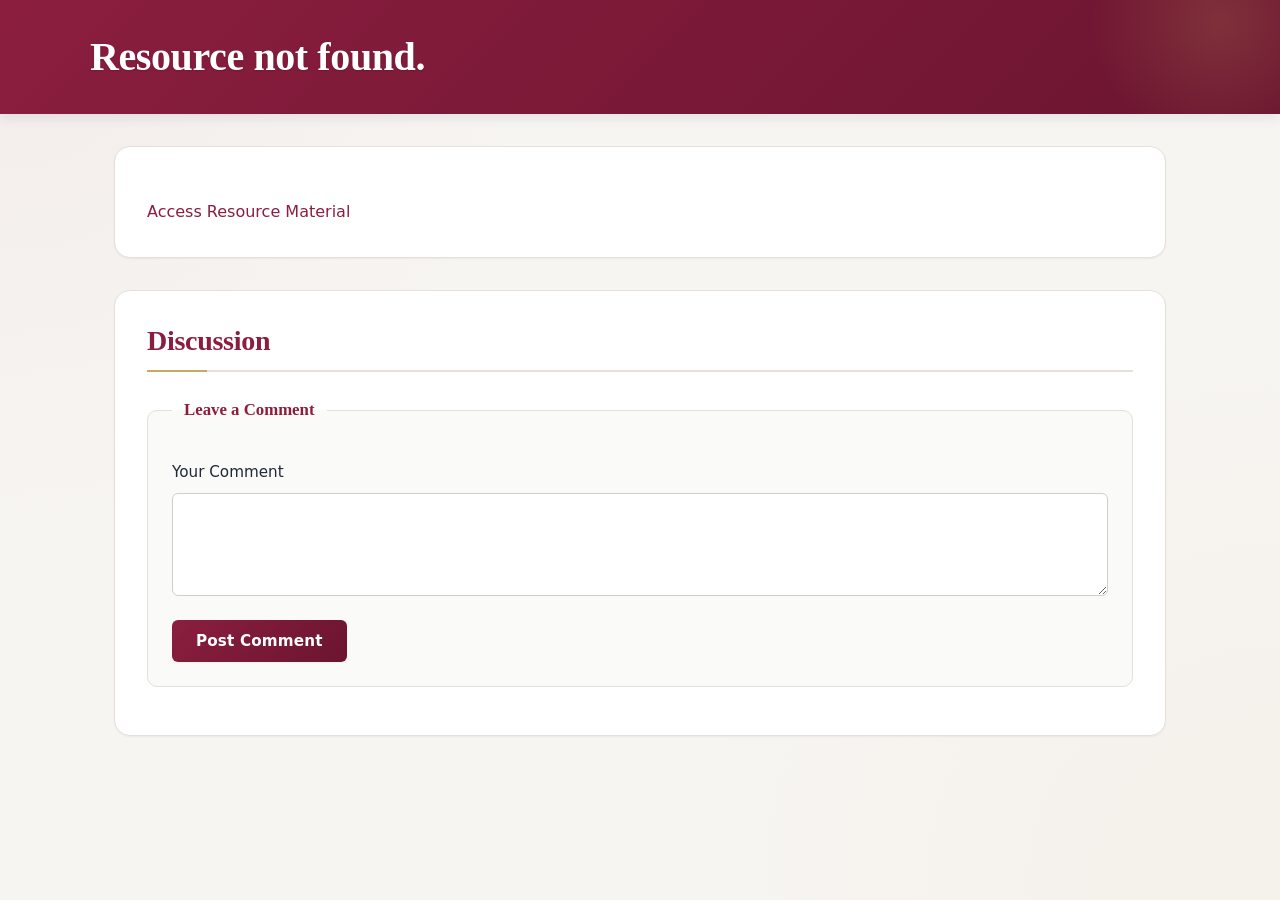
<file: src/resources/details.html>
<!--
  Requirement: Create the Dedicated Page for a Single Resource

  Instructions:
  This page displays the details for one resource and allows for discussion.
  All content is loaded dynamically by details.js using the resource id
  from the URL query string (e.g., details.html?id=1).
-->
<!DOCTYPE html>
<html lang="en">
<head>
    <!-- TODO: Add meta tags for charset and viewport. -->
    <meta charset="UTF-8">
    <meta name="viewport" content="width=device-width, initial-scale=1.0">
    
    <!-- TODO: Add a title. You can make it dynamic later, but for now, use "Resource Details". -->
    <title>Resource Details</title>

    <!-- TODO: Link to your CSS framework or stylesheet. -->
    <link rel="stylesheet" href="../common/styles.css">

    <!-- TODO: Link this script file:
         <script src="details.js" defer></script> -->
    <script src="details.js" defer></script>
</head>
<body>
    <!-- TODO: Create a 'header' with a main heading ('h1').
         Add id="resource-title" to the <h1>. This id is required by details.js. -->
    <header>
        <h1 id="resource-title">Resource Details</h1>
    </header>

    <!-- TODO: Create the 'main' content area. -->
    <main>

        <!-- Section 1: Resource Information -->
        <!-- TODO: Use an 'article' to display the main resource information. -->
        <article>
            <!-- TODO: Add a paragraph ('p') for the resource description.
                 Add id="resource-description" to this <p>. This id is required by details.js. -->
            <p id="resource-description"></p>
            <!-- TODO: Add an anchor tag ('a') that links to the actual resource URL.
                 - Add id="resource-link" to this <a>. This id is required by details.js.
                 - Text should be "Access Resource Material".
                 - Add target="_blank" to open it in a new tab. -->
            <a id="resource-link" href="#" target="_blank" rel="noopener noreferrer">Access Resource Material</a>
        <!-- End of article. -->
        </article>

        <!-- Section 2: Discussion Forum -->
        <!-- TODO: Create a 'section' for the discussion, with an 'id' of "discussion-forum". -->
        <section id="discussion-forum">
            <!-- TODO: Add a sub-heading ('h2') "Discussion". -->
            <h2>Discussion</h2>

            <!-- Subsection 2.1: Existing Comments -->
            <!-- TODO: Add a <div> for the list of comments.
                 Add id="comment-list" to this <div>. This id is required by details.js.
                 Comments will be injected here dynamically by details.js. -->
            <div id="comment-list">

                <!-- Each comment follows this structure: -->
                <!-- TODO: Use an 'article' for each comment. -->
                    <!-- TODO: Use a 'p' for the comment text. -->
                    <!-- TODO: Use a 'footer' to show the author
                         (e.g., "Posted by: Ali Hassan"). -->
                <!-- End of comment article. -->

            <!-- End of comment list div. -->
            </div>

            <!-- Subsection 2.2: Add a Comment Form -->
            <!-- TODO: Create a 'form' for users to post new comments.
                 Add id="comment-form" to this <form>. This id is required by details.js.
                 Action can be '#'. -->
            <form id="comment-form" action="#">
                <!-- TODO: Use a 'fieldset' to group the controls. -->
                <fieldset>
                    <!-- TODO: Add a 'legend', e.g., "Leave a Comment". -->
                    <legend>Leave a Comment</legend>

                    <!-- TODO: Add a 'label' and 'textarea' for the comment box.
                         - label 'for': "new-comment"
                         - textarea 'id': "new-comment", required
                         This id is required by details.js. -->
                    <label for="new-comment">Your Comment</label>
                    <textarea id="new-comment" required rows="3"></textarea>
                    
                    <!-- TODO: Add a 'button' to submit the comment.
                         - type="submit", Text: "Post Comment" -->
                    <button type="submit">Post Comment</button>
                <!-- End of fieldset. -->
                </fieldset>
            <!-- End of form. -->
            </form>
        <!-- End of discussion section. -->
        </section>

    <!-- End of main. -->
    </main>
</body>
</html>
</file>
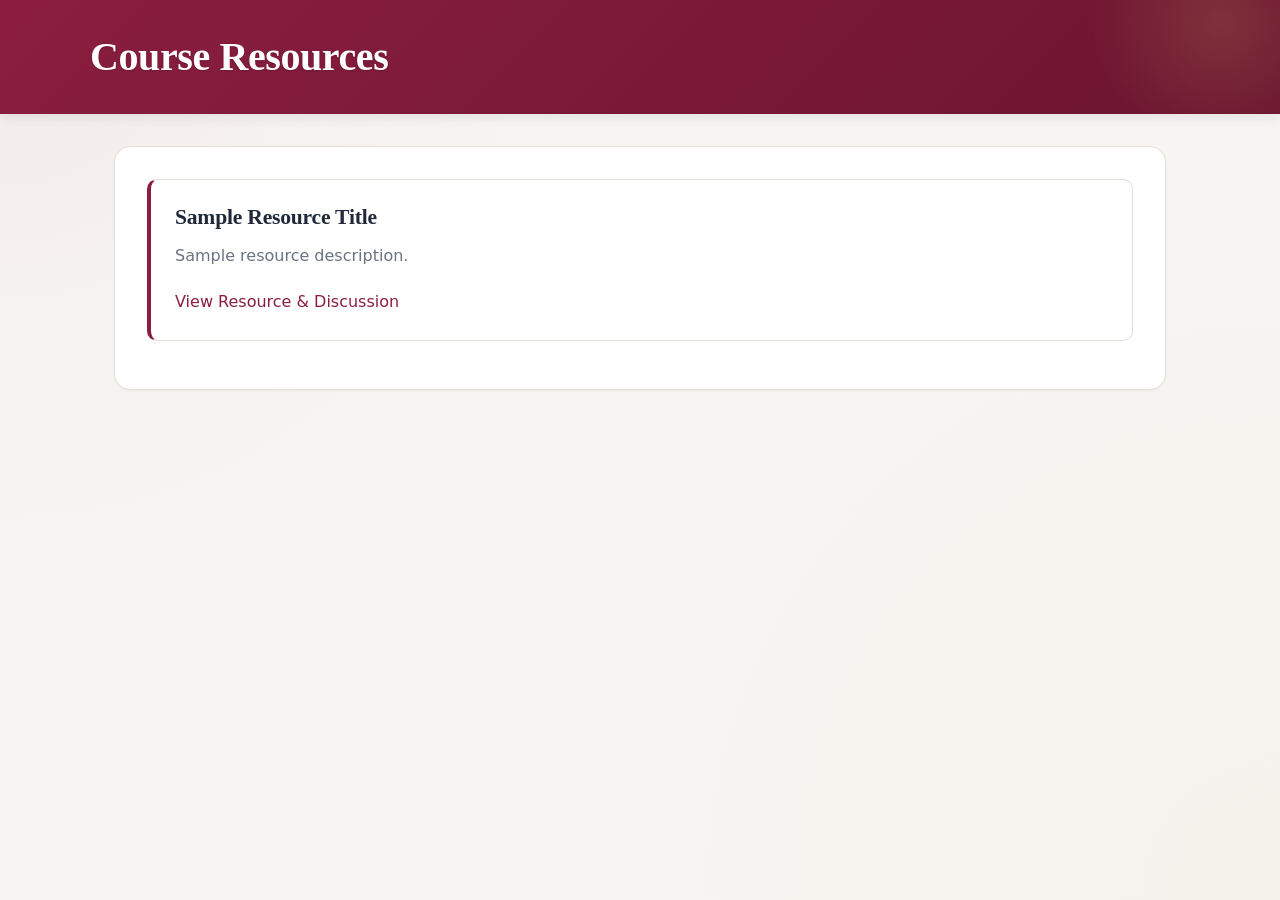
<file: src/resources/list.html>
<!--
  Requirement: Create the Student View for Course Resources

  Instructions:
  This page is a read-only view for students to see all available course materials.
  Each resource should link to a dedicated detail page.
-->
<!DOCTYPE html>
<html lang="en">
<head>
    <!-- TODO: Add meta tags for charset and viewport. -->
    <meta charset="UTF-8">
    <meta name="viewport" content="width=device-width, initial-scale=1.0">
    
    <!-- TODO: Add a title, e.g., "Course Resources". -->
    <title>Course Resources</title>

    <!-- TODO: Link to your CSS framework or stylesheet. -->
    <link rel="stylesheet" href="../common/styles.css">

    <!-- TODO: Link this script file:
         <script src="list.js" defer></script> -->
    <script src="list.js" defer></script>
</head>
<body>

    <!-- TODO: Create a 'header' with a main heading ('h1') "Course Resources". -->
    <header>
        <h1>Course Resources</h1>
    </header>

    <!-- TODO: Create the 'main' content area. -->
    <main>

        <!-- TODO: Create a 'section' with id="resource-list-section" to contain
             the list of resources. This id is required by list.js. -->
        <section id="resource-list-section">

            <!-- Resources will be injected here dynamically by list.js.
                 Each resource will follow this structure: -->

            <!-- Example Resource Article Structure: -->
            <!-- TODO: Use an 'article' element for each resource. -->
                <!-- TODO: Add a heading ('h2' or 'h3') for the resource title. -->
                <!-- TODO: Add a paragraph ('p') for the resource description. -->
                <!-- TODO: Add an anchor tag ('a') that links to the detail page.
                     - The 'href' must be "details.html?id={resource_id}".
                     - This is set dynamically by list.js using the resource's id.
                     - The link text should be "View Resource & Discussion". -->
            <!-- End of article. -->

            <article>
                <h3>Sample Resource Title</h3>
                <p>Sample resource description.</p>
                <a href="details.html?id=1">View Resource & Discussion</a>
            </article>

        <!-- End of resource list section. -->
        </section>
    <!-- End of main. -->
    </main>

</body>
</html>
</file>
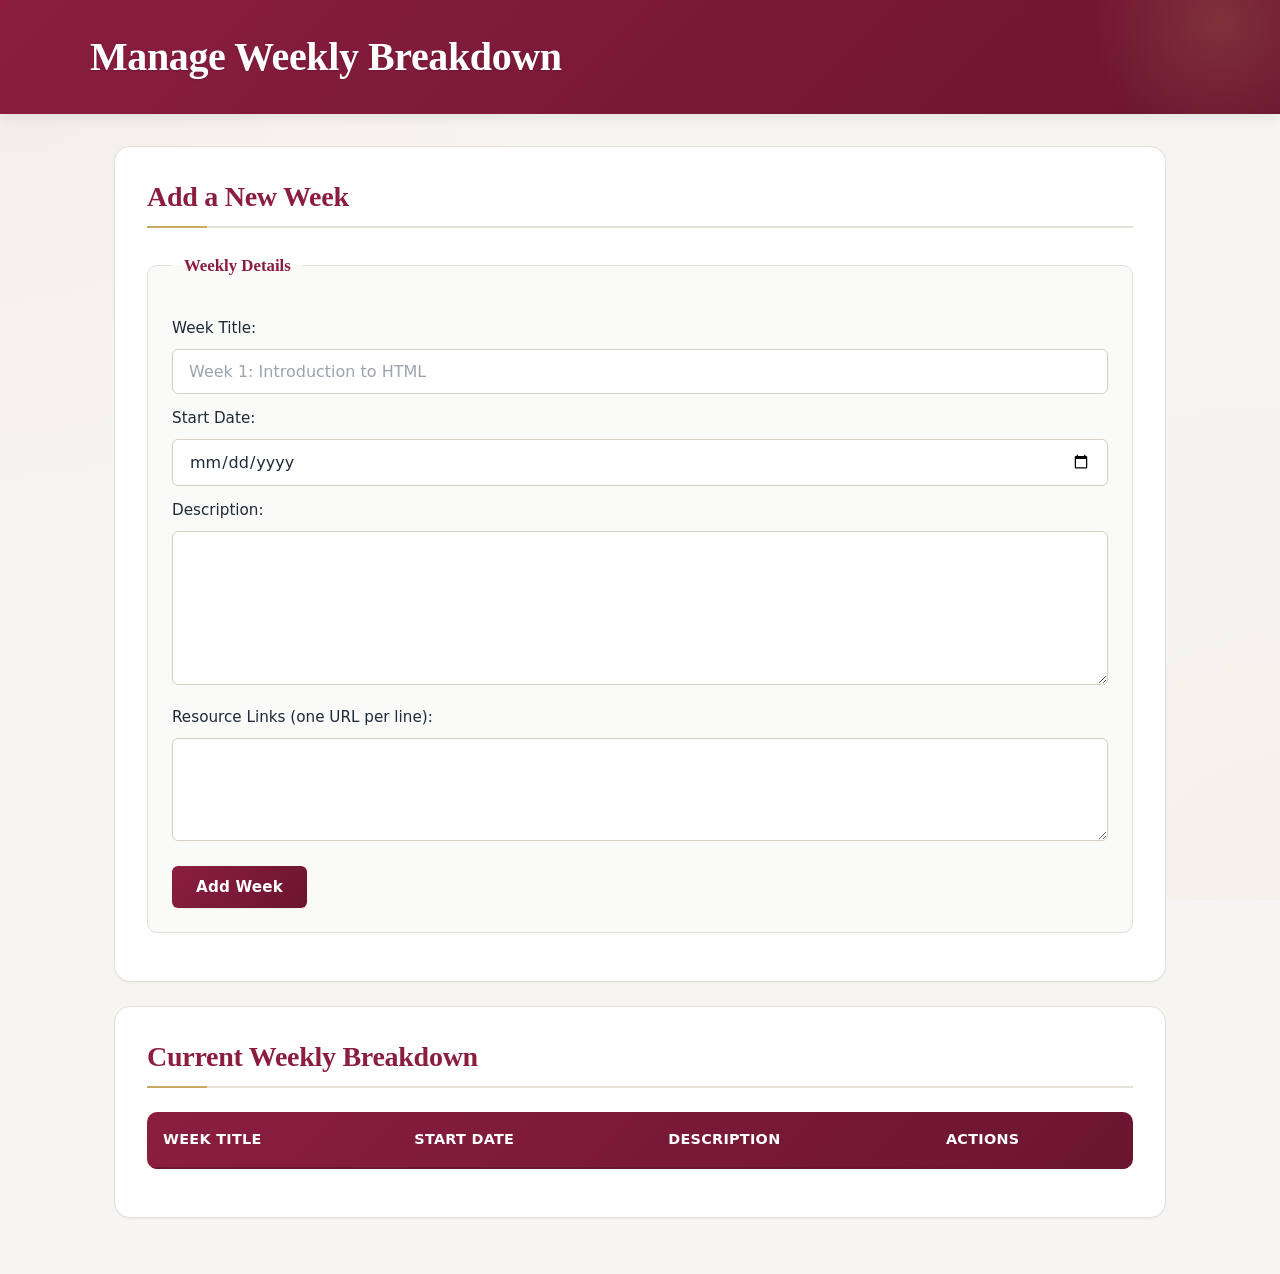
<file: src/weekly/admin.html>
<!--
  Requirement: Create the Admin View for the Weekly Breakdown

  Instructions:
  Fill in the HTML elements as described in the comments.
  This page allows the teacher (admin) to perform full CRUD operations
  on the weekly course content.
-->
<!DOCTYPE html>
<html lang="en">

<head>
     <!-- TODO: Add the <meta> tag for character encoding (UTF-8). -->
     <meta charset="UTF-8">

     <!-- TODO: Add the responsive viewport <meta> tag
         (width=device-width, initial-scale=1.0). -->
     <meta name="viewport" content="width=device-width, initial-scale=1.0">

     <!-- TODO: Add a <title>, e.g., "Manage Weekly Breakdown". -->
     <title>Manage Weekly Breakdown</title>

     <!-- TODO: Link to your CSS framework or stylesheet. -->
     <link rel="stylesheet" href="../common/styles.css">

     <!-- Required: link admin.js with defer. -->
     <script src="admin.js" defer></script>
</head>

<body>

     <!-- TODO: Create a <header> containing an <h1>
         "Manage Weekly Breakdown". -->
     <header>
          <h1>Manage Weekly Breakdown</h1>
     </header>

     <!-- TODO: Create the <main> content area. -->
     <main>
          <!-- ============================================================
             Section 1: Add / Edit Week Form
             ============================================================ -->
          <!-- TODO: Create a <section> for the form. -->
          <section>

               <!-- TODO: Add a sub-heading <h2> "Add a New Week". -->
               <h2>Add a New Week</h2>

               <!-- TODO: Create a <form id="week-form"> (action can be "#").
                 The id is required by admin.js. -->
               <form id="week-form" action="#">

                    <!-- TODO: Use a <fieldset> to group the form controls. -->
                    <fieldset>

                         <!-- TODO: Add a <legend>, e.g., "Weekly Details". -->
                         <legend>Weekly Details</legend>

                         <!-- TODO: Add a <label> and <input> for the week title.
                         - label for="week-title"
                         - input id="week-title", type="text", required
                         - Placeholder: "Week 1: Introduction to HTML" -->
                         <label for="week-title">Week Title:</label>
                         <input type="text" id="week-title" placeholder="Week 1: Introduction to HTML" required>

                         <!-- TODO: Add a <label> and <input> for the start date.
                         - label for="week-start-date"
                         - input id="week-start-date", type="date", required
                         - Maps to the start_date column in the weeks table. -->
                         <label for="week-start-date">Start Date:</label>
                         <input type="date" id="week-start-date" required>

                         <!-- TODO: Add a <label> and <textarea> for the week
                         description.
                         - label for="week-description"
                         - textarea id="week-description", rows="5"
                         - Maps to the description column in the weeks table. -->
                         <label for="week-description">Description:</label>
                         <textarea id="week-description" rows="5"></textarea>

                         <!-- TODO: Add a <label> and <textarea> for resource links
                         (one URL per line).
                         - label for="week-links"
                         - textarea id="week-links", rows="3"
                         - Maps to the links column (JSON array) in the
                           weeks table. admin.js will split the textarea
                           value on newlines and send it as an array. -->
                         <label for="week-links">Resource Links (one URL per line):</label>
                         <textarea id="week-links" rows="3"></textarea>

                         <!-- TODO: Add a submit <button>.
                         - id="add-week", type="submit"
                         - Text: "Add Week"
                         - When the form is in edit mode, admin.js will
                           change the button text to "Update Week" and
                           store the id being edited in a data attribute. -->
                         <button id="add-week" type="submit">Add Week</button>
                         <!-- End of <fieldset> -->
                    </fieldset>
                    <!-- End of <form> -->
               </form>
               <!-- End of form <section> -->
          </section>


          <!-- ============================================================
             Section 2: Existing Weekly Entries
             ============================================================ -->
          <!-- TODO: Create a <section> to display the current list of weeks. -->
          <section>

               <!-- TODO: Add a sub-heading <h2> "Current Weekly Breakdown". -->
               <h2>Current Weekly Breakdown</h2>

               <!-- TODO: Create a <table id="weeks-table">. -->
               <table id="weeks-table">

                    <!-- TODO: Create a <thead> with a <tr> containing <th>
                     elements:
                     - "Week Title"
                     - "Start Date"
                     - "Description"
                     - "Actions"
                     The columns must match the data rendered by
                     admin.js createWeekRow(). -->
                    <thead>
                         <tr>
                              <th>Week Title</th>
                              <th>Start Date</th>
                              <th>Description</th>
                              <th>Actions</th>
                         </tr>
                    </thead>

                    <!-- TODO: Create a <tbody id="weeks-tbody">.
                     The id is required by admin.js so it can inject
                     <tr> rows. admin.js will clear and repopulate this
                     tbody whenever the data changes. -->
                    <tbody id="weeks-tbody">
                    </tbody>
                    <!-- admin.js will inject rows here -->
                    <!-- admin.js will inject rows here. Each row follows
                     this structure (do NOT hardcode real data):

                <tr>
                    <td>Week 1: Introduction to HTML</td>
                    <td>2025-01-13</td>
                    <td>Learn HTML fundamentals...</td>
                    <td>
                        <button class="edit-btn"   data-id="1">Edit</button>
                        <button class="delete-btn" data-id="1">Delete</button>
                    </td>
                </tr>

                The data-id attribute holds the integer id from the
                weeks table (primary key). -->

                    <!-- End of <table> -->
               </table>
               <!-- End of list <section> -->
          </section>

          <!-- End of <main> -->
     </main>
</body>

</html>
</file>
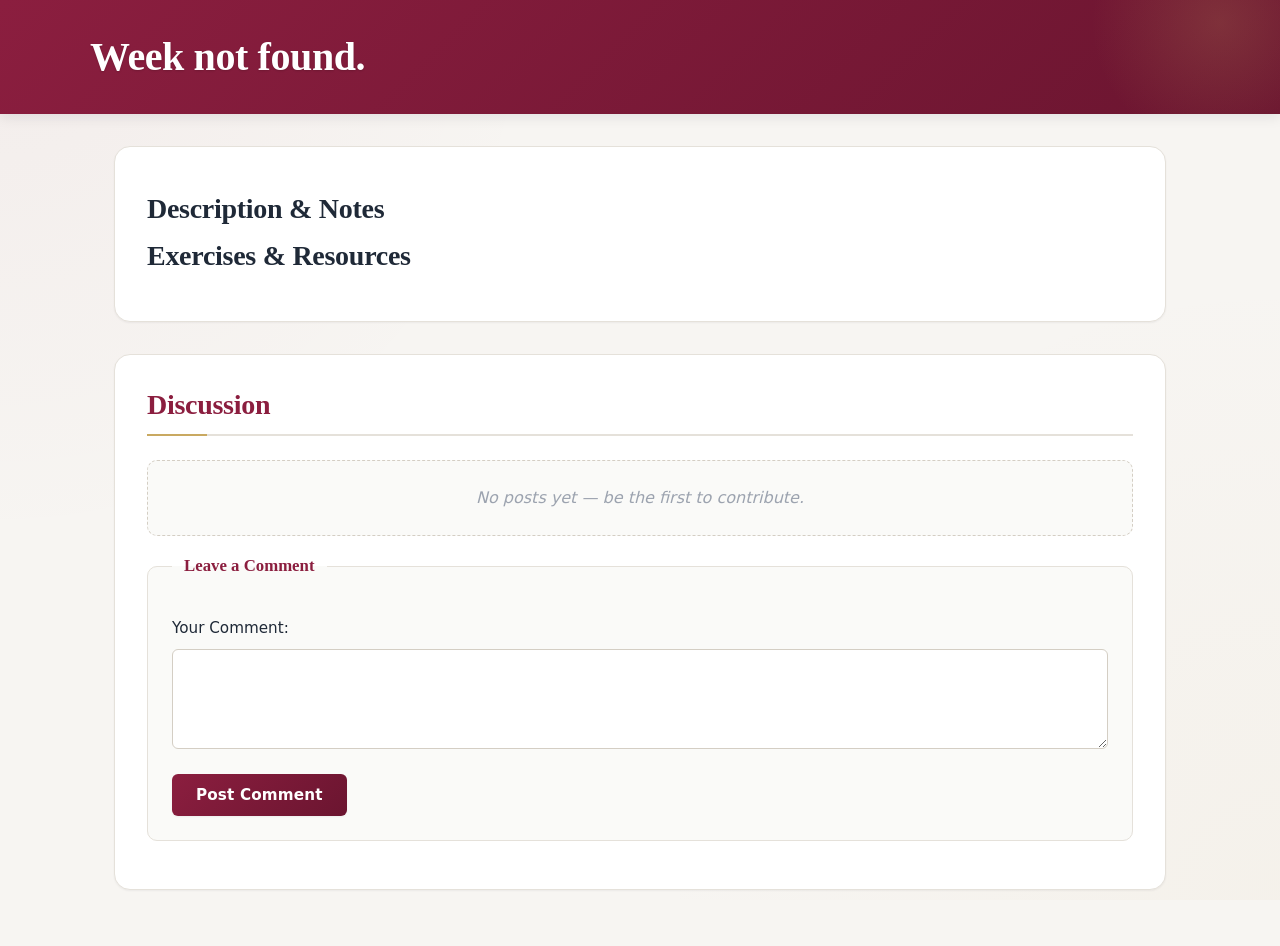
<file: src/weekly/details.html>
<!--
  Requirement: Create the Dedicated Page for a Single Week

  Instructions:
  This page displays the full details for one week and allows students
  to read and post discussion comments.
-->
<!DOCTYPE html>
<html lang="en">

<head>
     <!-- TODO: Add <meta> tags for charset (UTF-8) and viewport
         (width=device-width, initial-scale=1.0). -->
     <meta charset="UTF-8">
     <meta name="viewport" content="width=device-width, initial-scale=1.0">

     <!-- TODO: Add a <title>, e.g., "Week Details". -->
     <title>Week Details</title>

     <!-- TODO: Link to your CSS framework or stylesheet. -->
     <link rel="stylesheet" href="../common/styles.css">

     <!-- Required: link details.js with defer. -->
     <script src="details.js" defer></script>
</head>

<body>

     <!-- TODO: Create a <header>.
         Inside it, add an <h1 id="week-title">.
         details.js will set its textContent to the week's title.
         Leave it empty for now. -->
     <header>
          <h1 id="week-title"></h1>
     </header>

     <!-- TODO: Create the <main> content area. -->
     <main>

          <!-- ============================================================
             Section 1: Weekly Information
             ============================================================ -->
          <!-- TODO: Use an <article> to display the main weekly information. -->
          <article>

               <!-- TODO: Add a <p id="week-start-date">.
                 details.js will set it to "Starts on: YYYY-MM-DD"
                 using the start_date column from the weeks table. -->
               <p id="week-start-date"></p>

               <!-- TODO: Add a <h2> "Description & Notes". -->
               <h2>Description & Notes</h2>

               <!-- TODO: Add a <p id="week-description">.
                 details.js will set its textContent to the week's
                 description from the weeks table. -->
               <p id="week-description"></p>

               <!-- TODO: Add a <h2> "Exercises & Resources". -->
               <h2>Exercises & Resources</h2>

               <!-- TODO: Add a <ul id="week-links-list">.
                 details.js will populate this list from the links
                 column in the weeks table. That column is a JSON-encoded
                 array of URL strings. Each URL becomes a <li><a> item.
                 Leave the list empty here. -->
               <ul id="week-links-list"></ul>

               <!-- End of <article> -->
          </article>


          <!-- ============================================================
             Section 2: Discussion Forum
             ============================================================ -->
          <!-- TODO: Create a <section id="discussion-forum">. -->
          <section id="discussion-forum">

               <!-- TODO: Add a <h2> "Discussion". -->
               <h2>Discussion</h2>

               <!-- Subsection 2.1: Existing Comments -->
               <!-- TODO: Add a <div id="comment-list">.
                 details.js will inject one <article> per comment here.
                 Each comment article follows this structure:

                 <article>
                     <p>Comment text goes here.</p>
                     <footer>Posted by: Author Name</footer>
                 </article>

                 Comments come from the comments_week table
                 (columns: id, week_id, author, text, created_at).
                 Leave the div empty here. -->
               <div id="comment-list"></div>

               <!-- Subsection 2.2: Add a Comment Form -->
               <!-- TODO: Create a <form id="comment-form"> (action="#").
                 The id is required by details.js. -->
               <form id="comment-form" action="#">

                    <!-- TODO: Use a <fieldset> to group the controls. -->
                    <fieldset>
                         <!-- TODO: Add a <legend>, e.g., "Leave a Comment". -->
                         <legend>Leave a Comment</legend>

                         <!-- TODO: Add a <label> and <textarea> for the comment.
                         - label for="new-comment"
                         - textarea id="new-comment", required
                         - The id must be exactly "new-comment" as
                           details.js reads this element by that id. -->
                         <label for="new-comment">Your Comment:</label>
                         <textarea id="new-comment" required></textarea>
                         <!-- TODO: Add a submit <button>.
                         - type="submit"
                         - Text: "Post Comment" -->
                         <button type="submit">Post Comment</button>
                         <!-- End of <fieldset> -->
                    </fieldset>

                    <!-- End of <form> -->
               </form>

               <!-- End of <section#discussion-forum> -->
          </section>

          <!-- End of <main> -->
     </main>
</body>
</html>
</file>
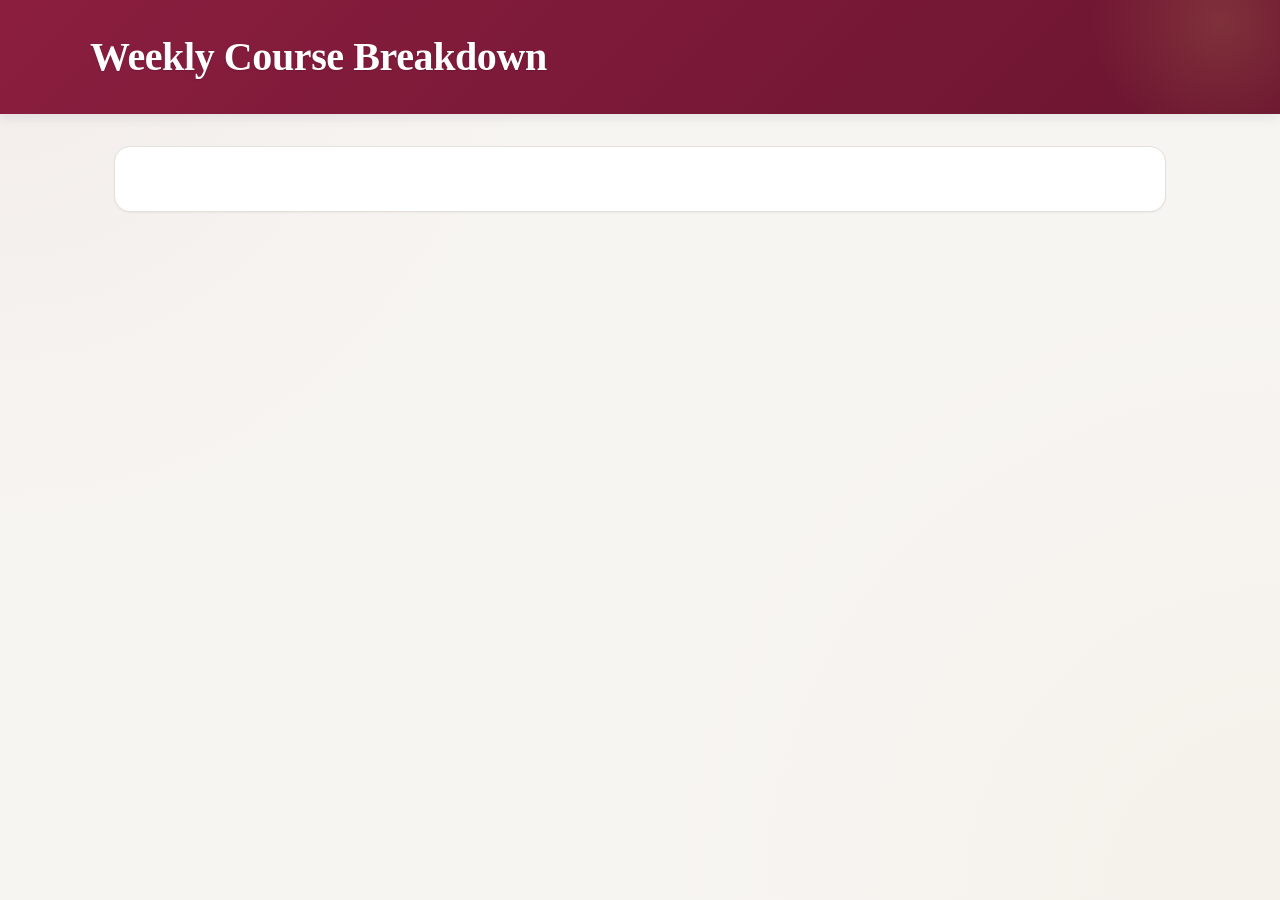
<file: src/weekly/list.html>
<!--
  Requirement: Create the Student View for the Weekly Breakdown

  Instructions:
  This page is a read-only view for students to see the plan for all weeks.
  Each week should link to its dedicated detail page.
-->
<!DOCTYPE html>
<html lang="en">

<head>
    <!-- TODO: Add meta tags for charset (UTF-8) and viewport
         (width=device-width, initial-scale=1.0). -->
    <meta charset="UTF-8">
    <meta name="viewport" content="width=device-width, initial-scale=1.0">

    <!-- TODO: Add a <title>, e.g., "Weekly Course Breakdown". -->
    <title>Weekly Course Breakdown</title>

    <!-- TODO: Link to your CSS framework or stylesheet. -->
    <link rel="stylesheet" href="../common/styles.css">

    <!-- Required: link list.js with defer so the DOM is ready before the
         script runs. -->
    <script src="list.js" defer></script>
</head>

<body>

    <!-- TODO: Create a <header> containing an <h1> "Weekly Course Breakdown". -->
    <header>
        <h1>Weekly Course Breakdown</h1>
    </header>

    <!-- TODO: Create the <main> content area. -->
    <main>

        <!-- TODO: Create a <section id="week-list-section"> to contain the
             list of week articles. The id is required by list.js. -->
        <section id="week-list-section">

            <!-- list.js will inject one <article> per week here.
                 Each article follows the structure below. -->

            <!-- Example Week Article Structure (do NOT hardcode real data;
                 list.js fetches it from the API):

            <article>
                <h2>Week 1: Introduction to HTML</h2>
                <p>Starts on: 2025-01-13</p>
                <p>Learn HTML fundamentals...</p>
                <a href="details.html?id=1">View Details & Discussion</a>
            </article>

            Note: the href MUST be "details.html?id=<id>" so that
            details.js can read the id from the URL query string. -->

            <!-- End of #week-list-section -->
        </section>
        <!-- End of <main> -->
    </main>

</body>
</html>
</file>
<file: src/common/styles.css>
/* CSS Styles */
/* CSS Styles */
/* ============================================================================
   ITCS333 — Course Website Stylesheet
   University of Bahrain | Internet Software Development
   ============================================================================
   A clean, modern, academic theme.
   - Color palette inspired by UoB (deep red + cream + warm neutrals)
   - Mobile-first responsive design
   - Accessible focus states & smooth transitions
   ============================================================================ */

/* ----------------------------------------------------------------------------
   1. CSS Variables (Design Tokens)
   ---------------------------------------------------------------------------- */
:root {
    /* Brand colors */
    --color-primary: #8b1e3f;          /* UoB-inspired deep red */
    --color-primary-dark: #6b1530;
    --color-primary-light: #b85775;
    --color-accent: #c9a961;           /* warm gold accent */

    /* Neutral palette */
    --color-bg: #f7f5f2;               /* soft cream background */
    --color-surface: #ffffff;
    --color-surface-alt: #fafaf8;
    --color-border: #e5e1da;
    --color-border-strong: #d4cec4;

    /* Text */
    --color-text: #1f2937;
    --color-text-muted: #6b7280;
    --color-text-light: #9ca3af;
    --color-text-on-primary: #ffffff;

    /* Status colors */
    --color-success: #2f7d4f;
    --color-success-bg: #e8f4ec;
    --color-error: #b91c1c;
    --color-error-bg: #fdecec;
    --color-warning: #b45309;
    --color-info: #1d4ed8;

    /* Typography */
    --font-sans: 'Segoe UI', system-ui, -apple-system, 'Helvetica Neue', Arial, sans-serif;
    --font-heading: 'Georgia', 'Cambria', 'Times New Roman', serif;

    /* Spacing scale */
    --space-1: 0.25rem;
    --space-2: 0.5rem;
    --space-3: 0.75rem;
    --space-4: 1rem;
    --space-5: 1.5rem;
    --space-6: 2rem;
    --space-8: 3rem;
    --space-10: 4rem;

    /* Layout */
    --container-max: 1100px;
    --radius-sm: 6px;
    --radius-md: 10px;
    --radius-lg: 16px;

    /* Shadows */
    --shadow-sm: 0 1px 2px rgba(15, 23, 42, 0.05);
    --shadow-md: 0 4px 12px rgba(15, 23, 42, 0.08);
    --shadow-lg: 0 12px 32px rgba(15, 23, 42, 0.12);

    /* Transitions */
    --transition-fast: 150ms ease;
    --transition-base: 220ms ease;
}

/* ----------------------------------------------------------------------------
   2. Reset & Base
   ---------------------------------------------------------------------------- */
*,
*::before,
*::after {
    box-sizing: border-box;
}

html {
    scroll-behavior: smooth;
    -webkit-text-size-adjust: 100%;
}

body {
    margin: 0;
    min-height: 100vh;
    font-family: var(--font-sans);
    font-size: 16px;
    line-height: 1.65;
    color: var(--color-text);
    background-color: var(--color-bg);
    background-image:
        radial-gradient(circle at 0% 0%, rgba(139, 30, 63, 0.04) 0%, transparent 35%),
        radial-gradient(circle at 100% 100%, rgba(201, 169, 97, 0.05) 0%, transparent 40%);
    background-attachment: fixed;
    display: flex;
    flex-direction: column;
}

img {
    max-width: 100%;
    height: auto;
    display: block;
}

a {
    color: var(--color-primary);
    text-decoration: none;
    transition: color var(--transition-fast);
}

a:hover {
    color: var(--color-primary-dark);
    text-decoration: underline;
}

a:focus-visible,
button:focus-visible,
input:focus-visible,
textarea:focus-visible,
select:focus-visible {
    outline: 2px solid var(--color-primary);
    outline-offset: 2px;
}

/* ----------------------------------------------------------------------------
   3. Typography
   ---------------------------------------------------------------------------- */
h1, h2, h3, h4, h5, h6 {
    font-family: var(--font-heading);
    color: var(--color-text);
    margin: 0 0 var(--space-4);
    line-height: 1.25;
    font-weight: 600;
    letter-spacing: -0.01em;
}

h1 { font-size: clamp(1.75rem, 2.5vw + 1rem, 2.5rem); }
h2 { font-size: clamp(1.4rem, 1.5vw + 0.9rem, 1.75rem); }
h3 { font-size: clamp(1.15rem, 1vw + 0.85rem, 1.35rem); }
h4 { font-size: 1.1rem; }

p {
    margin: 0 0 var(--space-4);
}

ul, ol {
    margin: 0 0 var(--space-4);
    padding-left: var(--space-6);
}

li {
    margin-bottom: var(--space-2);
}

hr {
    border: 0;
    border-top: 1px solid var(--color-border);
    margin: var(--space-6) 0;
}

/* ----------------------------------------------------------------------------
   4. Header & Navigation
   ---------------------------------------------------------------------------- */
body > header {
    background: linear-gradient(135deg, var(--color-primary) 0%, var(--color-primary-dark) 100%);
    color: var(--color-text-on-primary);
    padding: var(--space-6) var(--space-5);
    box-shadow: var(--shadow-md);
    position: relative;
    overflow: hidden;
}

body > header::before {
    content: '';
    position: absolute;
    top: 0;
    right: 0;
    width: 300px;
    height: 100%;
    background-image:
        radial-gradient(circle at 80% 20%, rgba(201, 169, 97, 0.18), transparent 50%);
    pointer-events: none;
}

body > header h1 {
    color: var(--color-text-on-primary);
    margin: 0 auto;
    max-width: var(--container-max);
    font-family: var(--font-heading);
    position: relative;
    z-index: 1;
    text-shadow: 0 1px 2px rgba(0, 0, 0, 0.15);
}

body > header nav {
    max-width: var(--container-max);
    margin: var(--space-5) auto 0;
    display: flex;
    flex-wrap: wrap;
    gap: var(--space-2);
    position: relative;
    z-index: 1;
}

body > header nav a {
    color: rgba(255, 255, 255, 0.92);
    padding: var(--space-2) var(--space-4);
    border-radius: var(--radius-sm);
    font-weight: 500;
    font-size: 0.95rem;
    transition: all var(--transition-fast);
    border: 1px solid transparent;
}

body > header nav a:hover {
    background-color: rgba(255, 255, 255, 0.12);
    color: #fff;
    text-decoration: none;
    border-color: rgba(255, 255, 255, 0.2);
}

/* ----------------------------------------------------------------------------
   5. Main Content & Sections
   ---------------------------------------------------------------------------- */
main {
    flex: 1;
    width: 100%;
    max-width: var(--container-max);
    margin: 0 auto;
    padding: var(--space-6) var(--space-5);
}

main > section,
main > article {
    background-color: var(--color-surface);
    border: 1px solid var(--color-border);
    border-radius: var(--radius-lg);
    padding: var(--space-6);
    margin-bottom: var(--space-5);
    box-shadow: var(--shadow-sm);
    transition: box-shadow var(--transition-base);
}

main > section:hover,
main > article:hover {
    box-shadow: var(--shadow-md);
}

main > section h2 {
    color: var(--color-primary);
    border-bottom: 2px solid var(--color-border);
    padding-bottom: var(--space-3);
    margin-bottom: var(--space-5);
    position: relative;
}

main > section h2::after {
    content: '';
    position: absolute;
    left: 0;
    bottom: -2px;
    width: 60px;
    height: 2px;
    background: var(--color-accent);
}

/* Quick-access list on home page */
main > section ul {
    list-style: none;
    padding-left: 0;
    display: grid;
    grid-template-columns: repeat(auto-fit, minmax(220px, 1fr));
    gap: var(--space-3);
}

main > section ul li {
    margin-bottom: 0;
}

main > section ul li a {
    display: block;
    padding: var(--space-4);
    background-color: var(--color-surface-alt);
    border: 1px solid var(--color-border);
    border-radius: var(--radius-md);
    font-weight: 500;
    transition: all var(--transition-fast);
}

main > section ul li a:hover {
    background-color: var(--color-primary);
    color: var(--color-text-on-primary);
    transform: translateY(-2px);
    text-decoration: none;
    border-color: var(--color-primary);
    box-shadow: var(--shadow-md);
}

/* ----------------------------------------------------------------------------
   6. Articles (Resource cards, Topic items, Comments)
   ---------------------------------------------------------------------------- */
article {
    background-color: var(--color-surface);
    border: 1px solid var(--color-border);
    border-left: 4px solid var(--color-primary);
    border-radius: var(--radius-md);
    padding: var(--space-5);
    margin-bottom: var(--space-4);
    transition: all var(--transition-base);
}

article:hover {
    border-left-color: var(--color-accent);
    box-shadow: var(--shadow-md);
}

article h2,
article h3 {
    margin-top: 0;
    margin-bottom: var(--space-3);
    color: var(--color-text);
}

article h2 a,
article h3 a {
    color: inherit;
}

article h2 a:hover,
article h3 a:hover {
    color: var(--color-primary);
    text-decoration: none;
}

article p {
    color: var(--color-text-muted);
    margin-bottom: var(--space-3);
}

article footer {
    color: var(--color-text-light);
    font-size: 0.875rem;
    font-style: italic;
    border-top: 1px solid var(--color-border);
    padding-top: var(--space-3);
    margin-top: var(--space-3);
}

article a:not([class]) {
    display: inline-block;
    margin-top: var(--space-2);
    font-weight: 500;
}

/* Comment list inside discussion sections */
#comment-list article,
#reply-list-container article {
    border-left-color: var(--color-accent);
    background-color: var(--color-surface-alt);
}

#original-post {
    background-color: var(--color-surface);
    border-left: 5px solid var(--color-primary);
    box-shadow: var(--shadow-sm);
}

/* ----------------------------------------------------------------------------
   7. Forms
   ---------------------------------------------------------------------------- */
form {
    margin: 0;
}

fieldset {
    border: 1px solid var(--color-border);
    border-radius: var(--radius-md);
    padding: var(--space-5);
    margin: 0 0 var(--space-4);
    background-color: var(--color-surface-alt);
}

legend {
    padding: 0 var(--space-3);
    font-weight: 600;
    color: var(--color-primary);
    font-family: var(--font-heading);
    font-size: 1.05rem;
}

label {
    display: block;
    margin-top: var(--space-3);
    margin-bottom: var(--space-2);
    font-weight: 500;
    color: var(--color-text);
    font-size: 0.95rem;
}

input[type="text"],
input[type="email"],
input[type="password"],
input[type="url"],
input[type="date"],
input[type="search"],
textarea,
select {
    width: 100%;
    padding: var(--space-3) var(--space-4);
    font-family: inherit;
    font-size: 1rem;
    color: var(--color-text);
    background-color: var(--color-surface);
    border: 1px solid var(--color-border-strong);
    border-radius: var(--radius-sm);
    transition: border-color var(--transition-fast), box-shadow var(--transition-fast);
}

input::placeholder,
textarea::placeholder {
    color: var(--color-text-light);
}

input:focus,
textarea:focus,
select:focus {
    outline: none;
    border-color: var(--color-primary);
    box-shadow: 0 0 0 3px rgba(139, 30, 63, 0.12);
}

textarea {
    resize: vertical;
    min-height: 100px;
    font-family: inherit;
    line-height: 1.6;
}

select {
    cursor: pointer;
    appearance: none;
    -webkit-appearance: none;
    background-image: url("data:image/svg+xml,%3Csvg xmlns='http://www.w3.org/2000/svg' width='12' height='8' viewBox='0 0 12 8'%3E%3Cpath fill='%236b7280' d='M6 8L0 0h12z'/%3E%3C/svg%3E");
    background-repeat: no-repeat;
    background-position: right 1rem center;
    padding-right: 2.5rem;
}

/* Standalone search input (e.g., #search-input on admin portal) */
#search-input {
    margin: var(--space-4) 0;
    max-width: 400px;
}

/* ----------------------------------------------------------------------------
   8. Buttons
   ---------------------------------------------------------------------------- */
button,
input[type="submit"],
input[type="button"] {
    display: inline-block;
    padding: var(--space-3) var(--space-5);
    margin-top: var(--space-4);
    font-family: inherit;
    font-size: 0.95rem;
    font-weight: 600;
    color: var(--color-text-on-primary);
    background: linear-gradient(135deg, var(--color-primary) 0%, var(--color-primary-dark) 100%);
    border: none;
    border-radius: var(--radius-sm);
    cursor: pointer;
    transition: all var(--transition-fast);
    box-shadow: var(--shadow-sm);
    letter-spacing: 0.01em;
}

button:hover,
input[type="submit"]:hover,
input[type="button"]:hover {
    transform: translateY(-1px);
    box-shadow: var(--shadow-md);
    filter: brightness(1.05);
}

button:active,
input[type="submit"]:active {
    transform: translateY(0);
    box-shadow: var(--shadow-sm);
}

button:disabled {
    opacity: 0.6;
    cursor: not-allowed;
    transform: none;
}

/* Edit button (used in admin tables) */
.edit-btn {
    background: linear-gradient(135deg, #4b5563 0%, #374151 100%);
    padding: var(--space-2) var(--space-4);
    margin: 0 var(--space-1) 0 0;
    font-size: 0.85rem;
}

/* Delete button (admin tables, replies) */
.delete-btn,
.delete-reply-btn {
    background: linear-gradient(135deg, #dc2626 0%, #991b1b 100%);
    padding: var(--space-2) var(--space-4);
    margin: 0;
    font-size: 0.85rem;
}

/* ----------------------------------------------------------------------------
   9. Tables
   ---------------------------------------------------------------------------- */
table {
    width: 100%;
    border-collapse: separate;
    border-spacing: 0;
    margin: var(--space-4) 0;
    background-color: var(--color-surface);
    border-radius: var(--radius-md);
    overflow: hidden;
    box-shadow: var(--shadow-sm);
}

thead {
    background: linear-gradient(135deg, var(--color-primary) 0%, var(--color-primary-dark) 100%);
}

th {
    color: var(--color-text-on-primary);
    font-weight: 600;
    font-size: 0.9rem;
    text-align: left;
    padding: var(--space-4);
    letter-spacing: 0.02em;
    text-transform: uppercase;
    border-bottom: 2px solid var(--color-primary-dark);
}

th[data-sort] {
    cursor: pointer;
    user-select: none;
    transition: background-color var(--transition-fast);
}

th[data-sort]:hover {
    background-color: rgba(255, 255, 255, 0.08);
}

th[data-sort]::after {
    content: ' ⇅';
    opacity: 0.5;
    font-size: 0.85em;
}

td {
    padding: var(--space-3) var(--space-4);
    border-bottom: 1px solid var(--color-border);
    color: var(--color-text);
    vertical-align: middle;
}

tbody tr {
    transition: background-color var(--transition-fast);
}

tbody tr:nth-child(even) {
    background-color: var(--color-surface-alt);
}

tbody tr:hover {
    background-color: rgba(139, 30, 63, 0.04);
}

tbody tr:last-child td {
    border-bottom: none;
}

td a {
    word-break: break-word;
}

/* Make tables scroll horizontally on small screens */
@media (max-width: 640px) {
    table {
        display: block;
        overflow-x: auto;
        white-space: nowrap;
    }
}

/* ----------------------------------------------------------------------------
   10. Details / Summary (collapsible Add User section)
   ---------------------------------------------------------------------------- */
details {
    background-color: var(--color-surface-alt);
    border: 1px solid var(--color-border);
    border-radius: var(--radius-md);
    padding: var(--space-4);
    margin-bottom: var(--space-5);
    transition: all var(--transition-base);
}

details[open] {
    background-color: var(--color-surface);
    box-shadow: var(--shadow-sm);
}

summary {
    cursor: pointer;
    font-weight: 600;
    color: var(--color-primary);
    padding: var(--space-2) 0;
    font-family: var(--font-heading);
    font-size: 1.1rem;
    list-style: none;
    display: flex;
    align-items: center;
    gap: var(--space-2);
}

summary::-webkit-details-marker {
    display: none;
}

summary::before {
    content: '+';
    display: inline-flex;
    justify-content: center;
    align-items: center;
    width: 24px;
    height: 24px;
    background-color: var(--color-primary);
    color: white;
    border-radius: 50%;
    font-size: 1.1rem;
    line-height: 1;
    transition: transform var(--transition-base);
}

details[open] summary::before {
    transform: rotate(45deg);
}

summary:hover {
    color: var(--color-primary-dark);
}

details > form {
    margin-top: var(--space-4);
}

/* ----------------------------------------------------------------------------
   11. Login Page (centered card layout)
   ---------------------------------------------------------------------------- */
/* The login.html uses inline styles to flex-center the body.
   We style the inner main/section to look like a polished card. */
body[style*="justify-content: center"] {
    background:
        linear-gradient(135deg, rgba(139, 30, 63, 0.05) 0%, rgba(201, 169, 97, 0.08) 100%),
        var(--color-bg);
    padding: var(--space-5);
}

body[style*="justify-content: center"] main {
    max-width: 440px;
    width: 100%;
    padding: 0;
}

body[style*="justify-content: center"] main > section {
    background-color: var(--color-surface);
    border: 1px solid var(--color-border);
    border-radius: var(--radius-lg);
    padding: var(--space-8) var(--space-6);
    box-shadow: var(--shadow-lg);
    margin-bottom: 0;
    position: relative;
    overflow: hidden;
}

body[style*="justify-content: center"] main > section::before {
    content: '';
    position: absolute;
    top: 0;
    left: 0;
    right: 0;
    height: 6px;
    background: linear-gradient(90deg, var(--color-primary), var(--color-accent), var(--color-primary));
}

body[style*="justify-content: center"] main > section h1,
body[style*="justify-content: center"] main > section h2 {
    text-align: center;
    color: var(--color-primary);
    margin-bottom: var(--space-6);
    border: none;
    padding-bottom: 0;
}

body[style*="justify-content: center"] main > section h1::after,
body[style*="justify-content: center"] main > section h2::after {
    display: none;
}

body[style*="justify-content: center"] button[type="submit"] {
    width: 100%;
    padding: var(--space-4);
    font-size: 1rem;
}

/* ----------------------------------------------------------------------------
   12. Login Status Messages (#message-container)
   ---------------------------------------------------------------------------- */
#message-container {
    margin-top: var(--space-4);
    padding: var(--space-3) var(--space-4);
    border-radius: var(--radius-sm);
    text-align: center;
    font-weight: 500;
    font-size: 0.95rem;
}

#message-container:empty {
    display: none;
    padding: 0;
    margin: 0;
}

#message-container.success {
    background-color: var(--color-success-bg);
    color: var(--color-success);
    border: 1px solid var(--color-success);
}

#message-container.error {
    background-color: var(--color-error-bg);
    color: var(--color-error);
    border: 1px solid var(--color-error);
}

/* ----------------------------------------------------------------------------
   13. Discussion / Comment Form Styling
   ---------------------------------------------------------------------------- */
#discussion-forum,
#replies-section {
    margin-top: var(--space-6);
}

#discussion-forum h2,
#replies-section h2 {
    color: var(--color-primary);
    border-bottom: 2px solid var(--color-border);
    padding-bottom: var(--space-3);
}

#comment-list:empty::before,
#reply-list-container:empty::before,
#topic-list-container:empty::before {
    content: 'No posts yet — be the first to contribute.';
    display: block;
    color: var(--color-text-light);
    font-style: italic;
    text-align: center;
    padding: var(--space-5);
    background-color: var(--color-surface-alt);
    border: 1px dashed var(--color-border-strong);
    border-radius: var(--radius-md);
    margin-bottom: var(--space-4);
}

/* ----------------------------------------------------------------------------
   14. Action Buttons Container (inside articles)
   ---------------------------------------------------------------------------- */
article > div:last-child {
    display: flex;
    gap: var(--space-2);
    flex-wrap: wrap;
    margin-top: var(--space-3);
}

article > div:last-child:empty {
    display: none;
}

/* ----------------------------------------------------------------------------
   15. Footer
   ---------------------------------------------------------------------------- */
body > footer {
    background-color: #2a1218;
    color: rgba(255, 255, 255, 0.85);
    text-align: center;
    padding: var(--space-5) var(--space-4);
    margin-top: auto;
    font-size: 0.9rem;
    border-top: 3px solid var(--color-accent);
}

body > footer p {
    margin: 0;
    max-width: var(--container-max);
    margin-left: auto;
    margin-right: auto;
}

/* ----------------------------------------------------------------------------
   16. Responsive Adjustments
   ---------------------------------------------------------------------------- */
@media (max-width: 768px) {
    body > header {
        padding: var(--space-5) var(--space-4);
    }

    body > header nav {
        gap: var(--space-1);
    }

    body > header nav a {
        font-size: 0.875rem;
        padding: var(--space-2) var(--space-3);
    }

    main {
        padding: var(--space-5) var(--space-4);
    }

    main > section,
    main > article {
        padding: var(--space-5) var(--space-4);
    }

    fieldset {
        padding: var(--space-4);
    }
}

@media (max-width: 480px) {
    body > header h1 {
        font-size: 1.4rem;
    }

    body > header nav {
        flex-direction: column;
    }

    body > header nav a {
        text-align: center;
    }

    button,
    input[type="submit"] {
        width: 100%;
    }

    .edit-btn,
    .delete-btn,
    .delete-reply-btn {
        width: auto;
    }
}

/* ----------------------------------------------------------------------------
   17. Print Styles
   ---------------------------------------------------------------------------- */
@media print {
    body {
        background: white;
    }
    body > header,
    body > footer,
    nav,
    form,
    button,
    .edit-btn,
    .delete-btn {
        display: none !important;
    }
    main > section,
    main > article {
        box-shadow: none;
        border: 1px solid #ccc;
        page-break-inside: avoid;
    }
}

/* ----------------------------------------------------------------------------
   End of stylesheet
   ---------------------------------------------------------------------------- */
</file>
